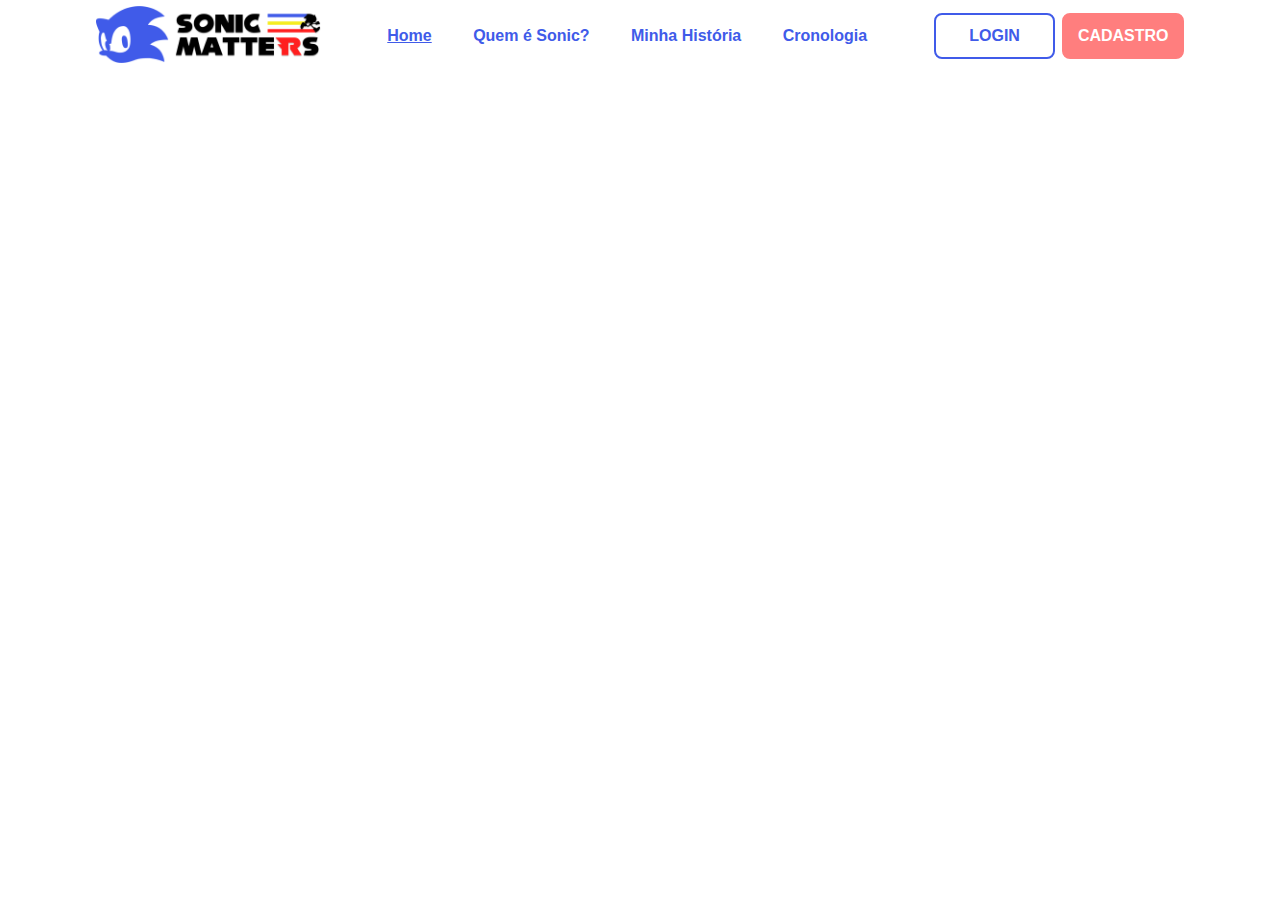
<file: site/index.html>
<!DOCTYPE html>
<html lang="pt-br">
<head>
    <meta charset="UTF-8">
    <meta http-equiv="X-UA-Compatible" content="IE=edge">
    <meta name="viewport" content="width=device-width, initial-scale=1.0">
    <title>Sonic Matter | Home</title>
    <link rel="stylesheet" href="css/style.css">
</head>
<body>
    <div class="header">
        <div class="container">
            <a href="index.html">
                <img src="assets/img/sonic_matters_logo.png" alt="Logo" class="navbar-logo">
            </a>
            <div class="navbar">
                <a href="index.html" id="navbar-current">Home</a>
                <a href="#">Quem é Sonic?</a>
                <a href="#">Minha História</a>
                <a href="#">Cronologia</a>
            </div>
            <div class="navbar-auth">
                <a href="#" class="navbar-login">LOGIN</a>
                <a href="#" class="navbar-register">CADASTRO</a>
            </div>
        </div>
    </div>
</div>
</body>
</html>
</file>
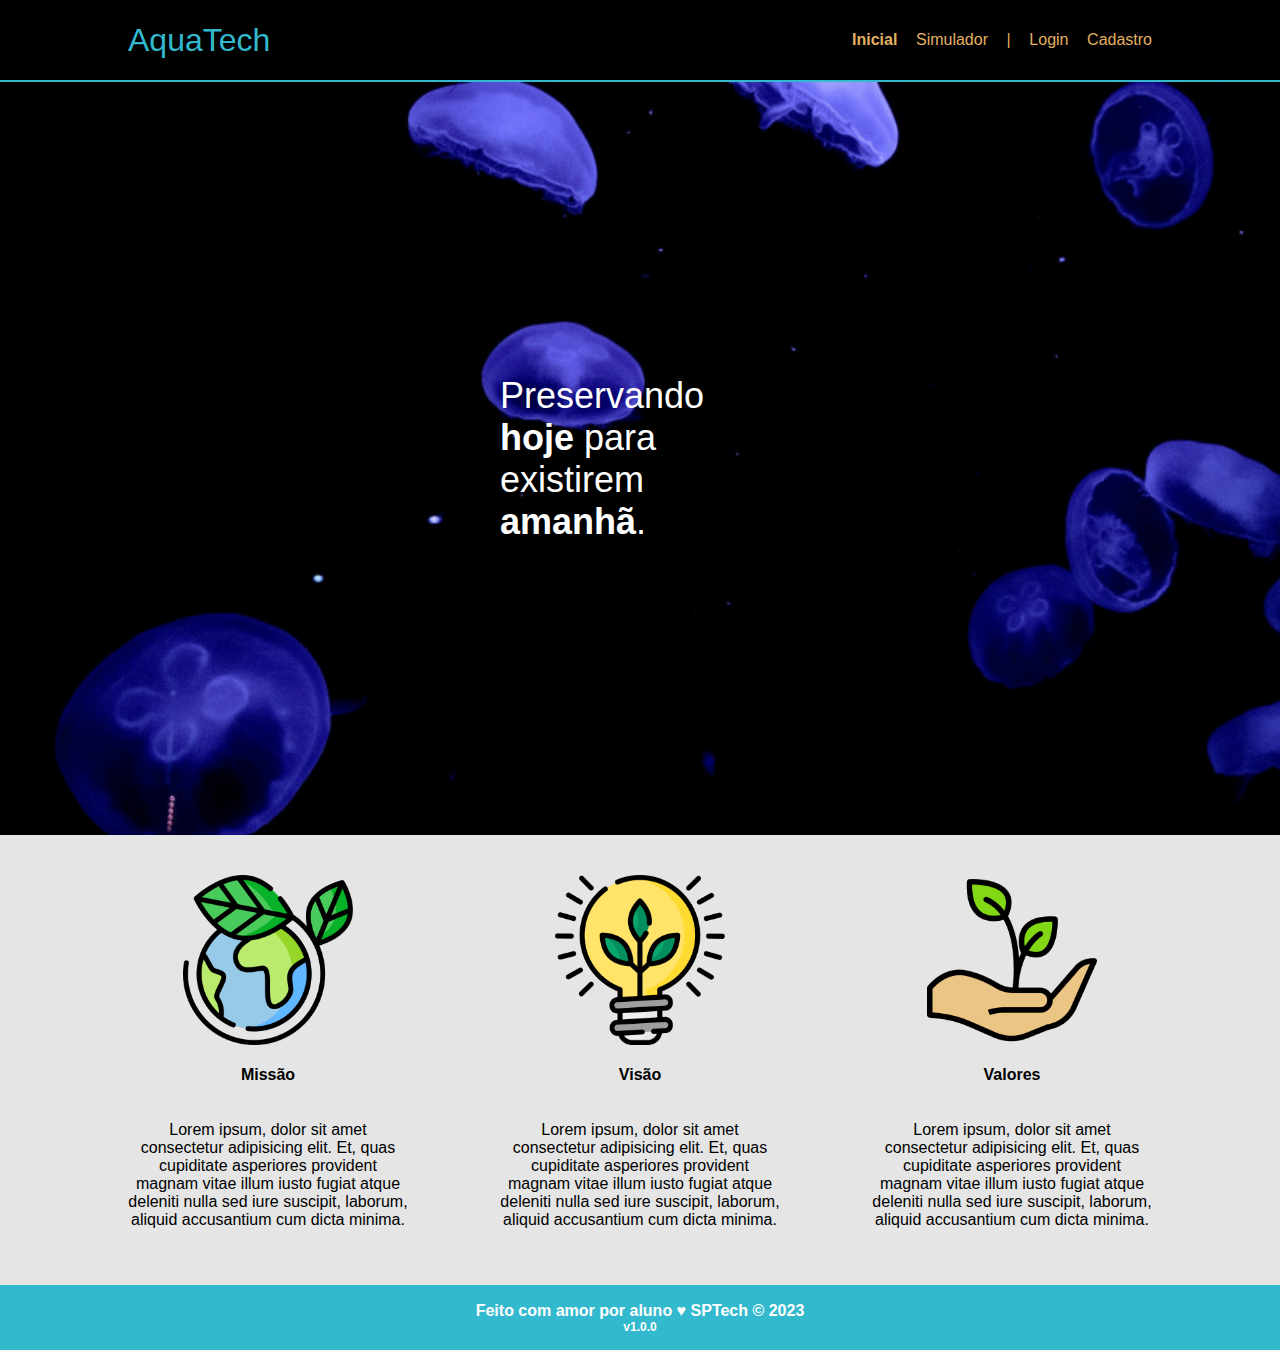
<file: api/web-data-viz/site/public/index.html>
<!DOCTYPE html>
<html lang="en">

<head>
    <meta charset="UTF-8">
    <meta http-equiv="X-UA-Compatible" content="IE=edge">
    <meta name="viewport" content="width=device-width, initial-scale=1.0">

    <title>AquaTech | Página Inicial</title>

    <script src="./js/funcoes.js"></script>

    <link rel="icon" href="./assets/icon/favicon2.ico">
    <link rel="stylesheet" href="./css/estilo.css">
    <link rel="preconnect" href="https://fonts.gstatic.com">
    <!-- <link
        href="https://fonts.googleapis.com/css2?family=Exo+2:ital,wght@0,100;0,200;0,300;0,400;0,500;0,600;0,700;0,800;0,900;1,100;1,200;1,300;1,400;1,500;1,600;1,700;1,800;1,900&display=swap"
        rel="stylesheet"> -->
</head>

<body>
    <div class="header">
      <div class="container">
        <h1 class="titulo">AquaTech</h1>
        <ul class="navbar">
          <li class="agora">
            <a href="#">Inicial</a>
          </li>
          <li>
            <a href="simulador.html">Simulador</a>
          </li>
          <li>|</li>
          <li>
            <a href="login.html">Login</a>
          </li>
          <li>
            <a href="cadastro.html">Cadastro</a>
          </li>
        </ul>
      </div>
    </div>
  
    <div class="banner">
      <div class="container">
        <p>Preservando <span>hoje</span> para existirem <span>amanhã</span>.</p>
      </div>
    </div>
  
    <div class="social">
      <div class="container">
        <div class="boxes">
          <div class="box">
            <img src="assets/imgs/planet-earth_color.png">
            <h4>Missão</h4>
            <p>Lorem ipsum, dolor sit amet consectetur adipisicing elit. Et, quas cupiditate asperiores provident magnam
              vitae illum iusto fugiat atque deleniti nulla sed iure suscipit, laborum, aliquid accusantium cum dicta
              minima.</p>
          </div>
          <div class="box">
            <img src="assets/imgs/lightbulb_color.png">
            <h4>Visão</h4>
            <p>Lorem ipsum, dolor sit amet consectetur adipisicing elit. Et, quas cupiditate asperiores provident magnam
              vitae illum iusto fugiat atque deleniti nulla sed iure suscipit, laborum, aliquid accusantium cum dicta
              minima.</p>
          </div>
          <div class="box">
            <img src="assets/imgs/growth_color.png">
            <h4>Valores</h4>
            <p>Lorem ipsum, dolor sit amet consectetur adipisicing elit. Et, quas cupiditate asperiores provident magnam
              vitae illum iusto fugiat atque deleniti nulla sed iure suscipit, laborum, aliquid accusantium cum dicta
              minima.</p>
          </div>
        </div>
      </div>
    </div>
  
    <div class="footer">
      <div class="container">
        <h4>Feito com amor por aluno &hearts; SPTech &copy; 2023</h4>
        <span class="version">v1.0.0</span>
      </div>
    </div>
  </body>

</html>
</file>
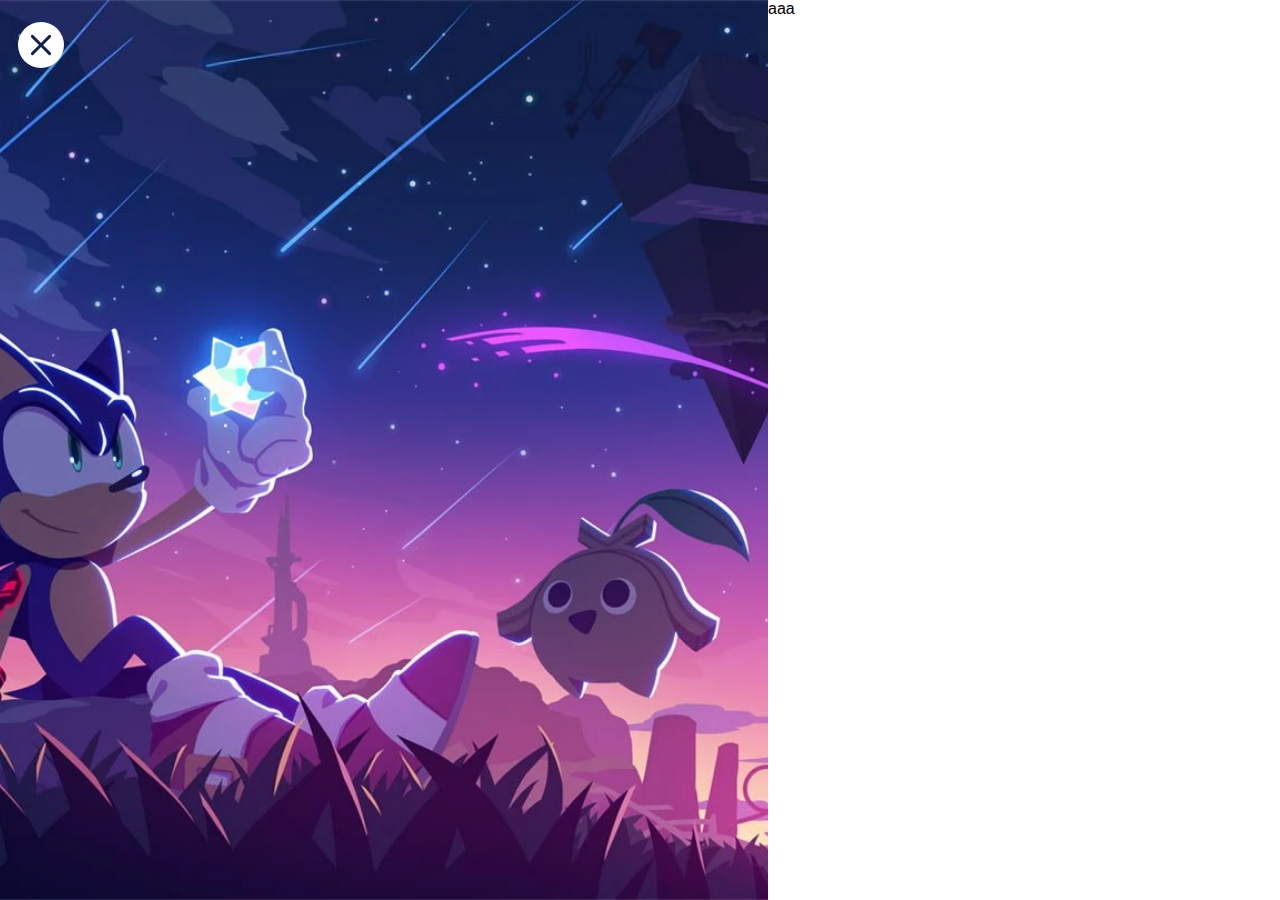
<file: cadastro.html>
<!DOCTYPE html>
<html lang="en">
<head>
    <meta charset="UTF-8">
    <meta http-equiv="X-UA-Compatible" content="IE=edge">
    <meta name="viewport" content="width=device-width, initial-scale=1.0">
    <title>Cadastro | Sonic Matters</title>
    <link rel="stylesheet" href="css/style.css">
    <link rel="shortcut icon" href="assets/img/sonic_icon.png" type="image/x-icon">
</head>
<body>
    <div class="register">
        <div class="form-image">
            <a href="index.html">
                <img src="assets/svg/close-form.svg" alt="Voltar" class="close-form">
            </a>
        </div>
        <div class="form">
            aaa
        </div>
    </div>
</body>
</html>
</file>
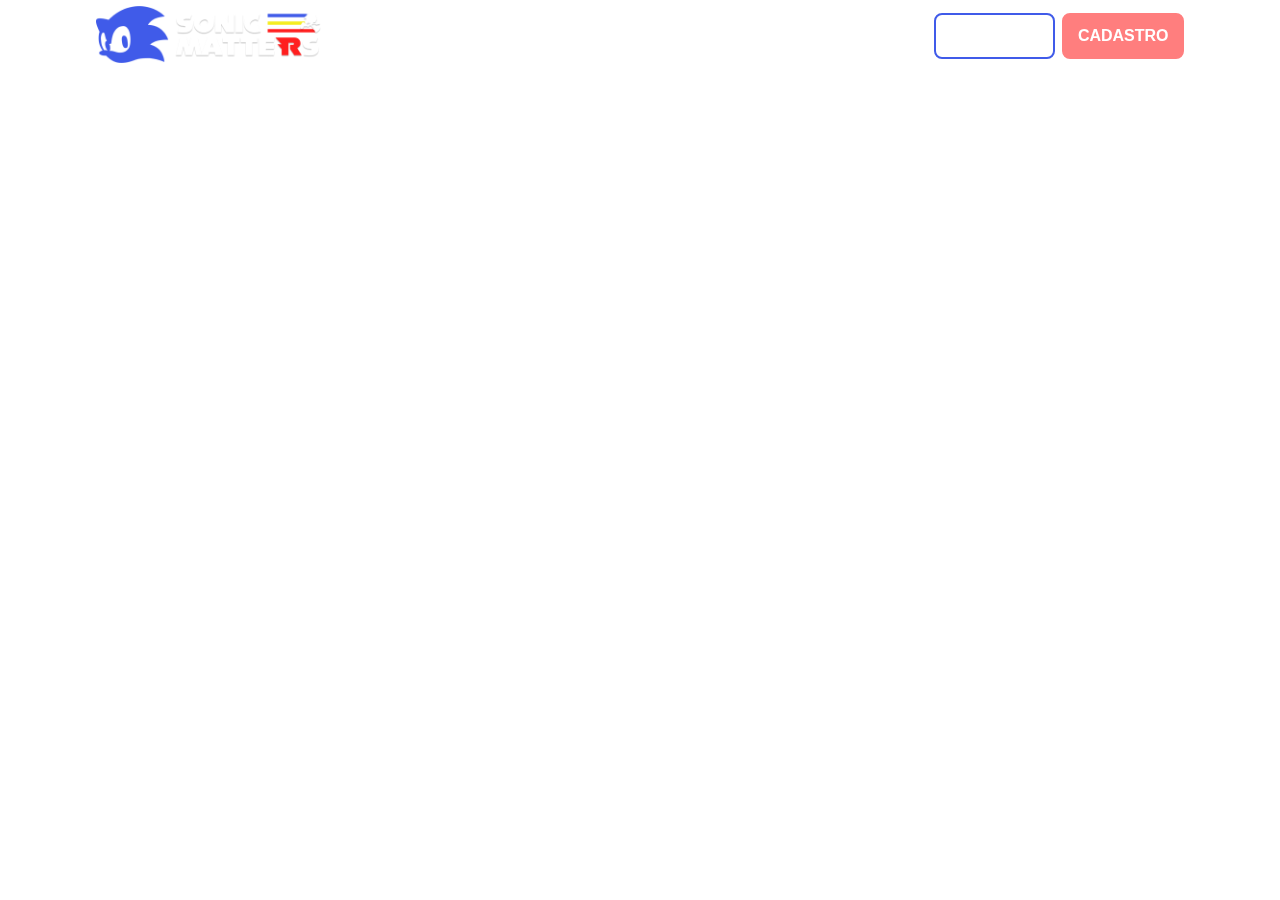
<file: minha_historia.html>
<!DOCTYPE html>
<html lang="en">
<head>
    <meta charset="UTF-8">
    <meta http-equiv="X-UA-Compatible" content="IE=edge">
    <meta name="viewport" content="width=device-width, initial-scale=1.0">
    <title>Minha História | Sonic Matters</title>
    <link rel="stylesheet" href="css/style.css">
    <link rel="shortcut icon" href="assets/img/sonic_icon.png" type="image/x-icon">
</head>
<body>
    <div class="header">
        <div class="container">
            <a href="index.html">
                <img src="assets/img/sonic_matters_logo_white_text_eyes.png" alt="Logo" class="navbar-logo">
            </a>
            <div class="navbar">
                <a href="index.html">Home</a>
                <a href="quem_e_sonic.html">Quem é Sonic?</a>
                <a href="minha_historia.html" id="navbar-current">Minha História</a>
                <a href="#">Cronologia</a>
            </div>
            <div class="navbar-auth">
                <a href="#" class="navbar-login">LOGIN</a>
                <a href="#" class="navbar-register">CADASTRO</a>
            </div>
        </div>
    </div>
</body>
</html>
</file>
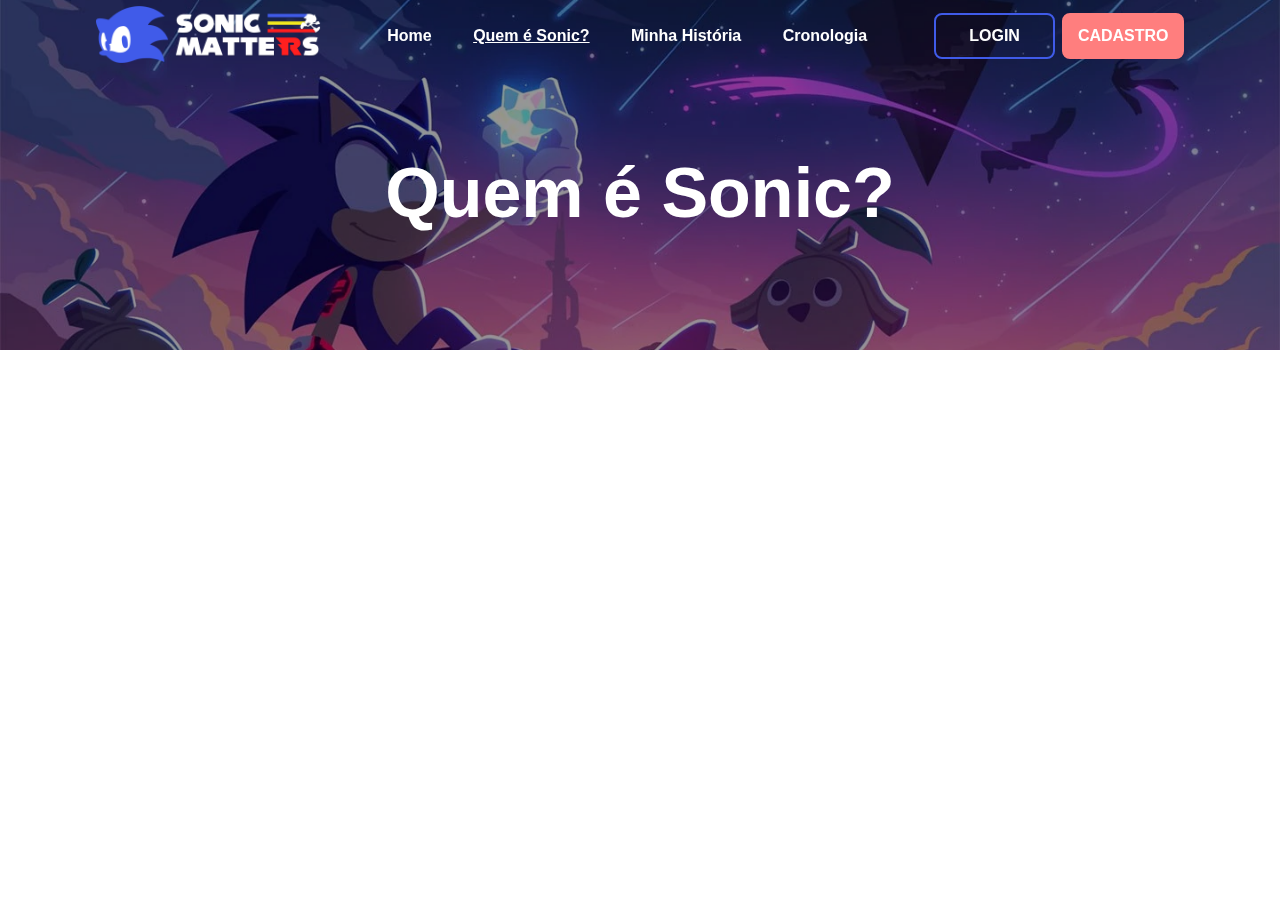
<file: quem_e_sonic.html>
<!DOCTYPE html>
<html lang="en">
<head>
    <meta charset="UTF-8">
    <meta http-equiv="X-UA-Compatible" content="IE=edge">
    <meta name="viewport" content="width=device-width, initial-scale=1.0">
    <title>Quem é Sonic? | Sonic Matters</title>
    <link rel="stylesheet" href="css/style.css">
    <link rel="shortcut icon" href="assets/img/sonic_icon.png" type="image/x-icon">
</head>
<body>
    <div class="header">
        <div class="container">
            <a href="index.html">
                <img src="assets/img/sonic_matters_logo_white_text_eyes.png" alt="Logo" class="navbar-logo">
            </a>
            <div class="navbar">
                <a href="index.html">Home</a>
                <a href="quem_e_sonic.html" id="navbar-current">Quem é Sonic?</a>
                <a href="minha_historia.html">Minha História</a>
                <a href="#">Cronologia</a>
            </div>
            <div class="navbar-auth">
                <a href="#" class="navbar-login">LOGIN</a>
                <a href="cadastro.html" class="navbar-register">CADASTRO</a>
            </div>
        </div>
    </div>

    <div class="banner">
        <div class="container">
            <span class="banner_text">
                Quem é Sonic?
            </span>
        </div>
    </div>
</body>
</html>
</file>
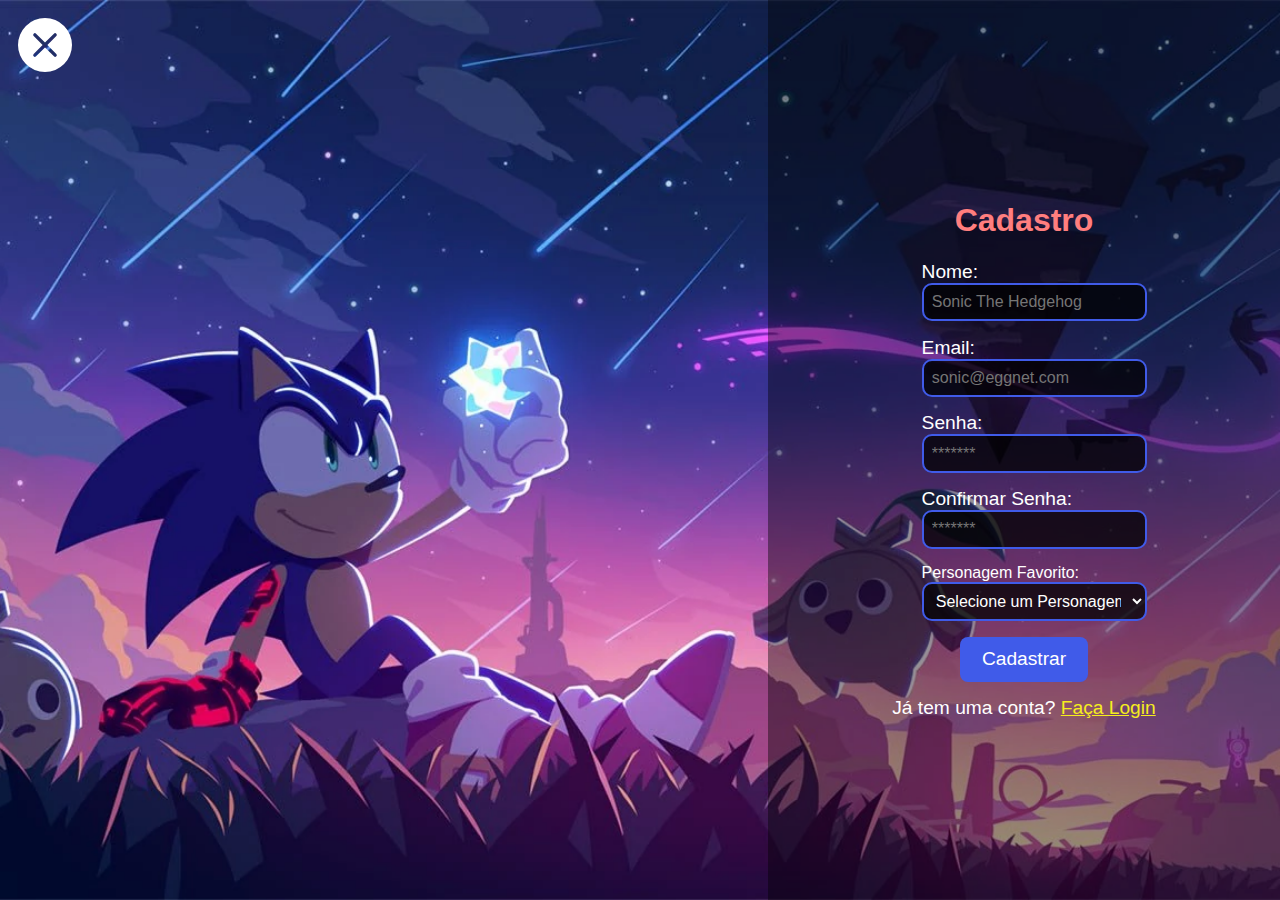
<file: site/public/cadastro.html>
<!DOCTYPE html>
<html lang="pt-br">
<head>
    <meta charset="UTF-8">
    <meta http-equiv="X-UA-Compatible" content="IE=edge">
    <meta name="viewport" content="width=device-width, initial-scale=1.0">
    <title>Cadastro | Sonic Matters</title>
    <script src="js/funcoes.js"></script>
    <link rel="stylesheet" href="css/style.css">
    <link rel="shortcut icon" href="assets/img/sonic_icon.png" type="image/x-icon">
</head>
<body>
    <div class="register">
        <div class="form-image">
            <a href="index.html">
                <img src="assets/svg/close-form.svg" alt="Voltar" class="close-form">
            </a>
        </div>
        <div class="form">
            <div class="alerta_erro">
                <div class="card_erro" id="cardErro">
                    <span id="mensagem_erro"></span>
                </div>
            </div>
            <h1>
                Cadastro
            </h1>
            <div class="form_input">
                <span>Nome:</span> <input id="input_nome" placeholder="Sonic The Hedgehog"> 
            </div>
            <div class="form_input">
                <span>Email:</span> <input id="input_email" placeholder="sonic@eggnet.com"> 
            </div>
            <div class="form_input">
                <span>Senha:</span> <input id="input_senha" placeholder="*******"> 
            </div>
            <div class="form_input">
                <span>Confirmar Senha:</span> <input id="input_confirmar_senha" type="password" placeholder="*******"> 
            </div>
            <div class="form_input">
                Personagem Favorito: 
                <select name="personagens" id="select_personagem"> 
                    <option value="" disabled selected>Selecione um Personagem:</option>
                    <option value="Sonic">Sonic</option>
                    <option value="Tails">Tails</option>
                    <option value="Knuckles">Knuckles</option>
                    <option value="Amy">Amy</option>
                    <option value="Cream">Cream</option>
                    <option value="Big">Big</option>
                    <option value="Shadow">Shadow</option>
                    <option value="Rouge">Rouge</option>
                    <option value="Omega">Omega</option>
                    <option value="Silver">Silver</option>
                    <option value="Blaze">Blaze</option>
                    <option value="Vector">Vector</option>
                    <option value="Sticks">Sticks</option>
                    <option value="Dr. Eggman">Dr. Eggman</option>
                    <option value="Metal Sonic">Metal Sonic</option>
                </select>
            </div>
            <a class="button-submit" onclick="cadastrar()">Cadastrar</a>
            <div class="link_auth">
                Já tem uma conta? <a href="login.html">Faça Login</a>
            </div>
            <div id="div_aguardar" class="loading-div">
                <img src="assets/circle-loading.gif" id="loading-gif">
            </div>
            <div id="div_erros_login"></div>
        </div>
    </div>
</body>
</html>
<script>
     function cadastrar() {
        aguardar();

        //Recupere o valor da nova input pelo nome do id
        // Agora vá para o método fetch logo abaixo
        var nomeVar = input_nome.value;
        var emailVar = input_email.value;
        var senhaVar = input_senha.value;
        var confirmacaoSenhaVar = input_confirmar_senha.value;
        var personagensVar = select_personagem.value;

        if (nomeVar == "" || emailVar == "" || senhaVar == "" || confirmacaoSenhaVar == "") {
            cardErro.style.display = "block"
            mensagem_erro.innerHTML = "Preencha os campos ao lado!";

            finalizarAguardar();
            return false;
        } else if (senhaVar != confirmacaoSenhaVar) {
            cardErro.style.display = "block"
            mensagem_erro.innerHTML = "A Senha e a Confirmação não são iguais!";

            finalizarAguardar();
            return false;
        } else {
            setInterval(sumirMensagem, 5000)
        }

        // Enviando o valor da nova input
        fetch("/usuarios/cadastrar", {
            method: "POST",
            headers: {
                "Content-Type": "application/json"
            },
            body: JSON.stringify({
                // crie um atributo que recebe o valor recuperado aqui
                // Agora vá para o arquivo routes/usuario.js
                nomeServer: nomeVar,
                emailServer: emailVar,
                senhaServer: senhaVar,
                personagemServer: personagensVar
            })
        }).then(function (resposta) {

            console.log("resposta: ", resposta);

            if (resposta.ok) {
                cardErro.style.display = "block";

                mensagem_erro.innerHTML = "Cadastro realizado com sucesso! Redirecionando para tela de Login...";

                setTimeout(() => {
                    window.location = "login.html";
                }, "2000")

                limparFormulario();
                finalizarAguardar();
            } else {
                throw ("Houve um erro ao tentar realizar o cadastro!");
            }
        }).catch(function (resposta) {
            console.log(`#ERRO: ${resposta}`);
            finalizarAguardar();
        });

        return false;
    }

    function sumirMensagem() {
        cardErro.style.display = "none"
    }

</script>
</file>
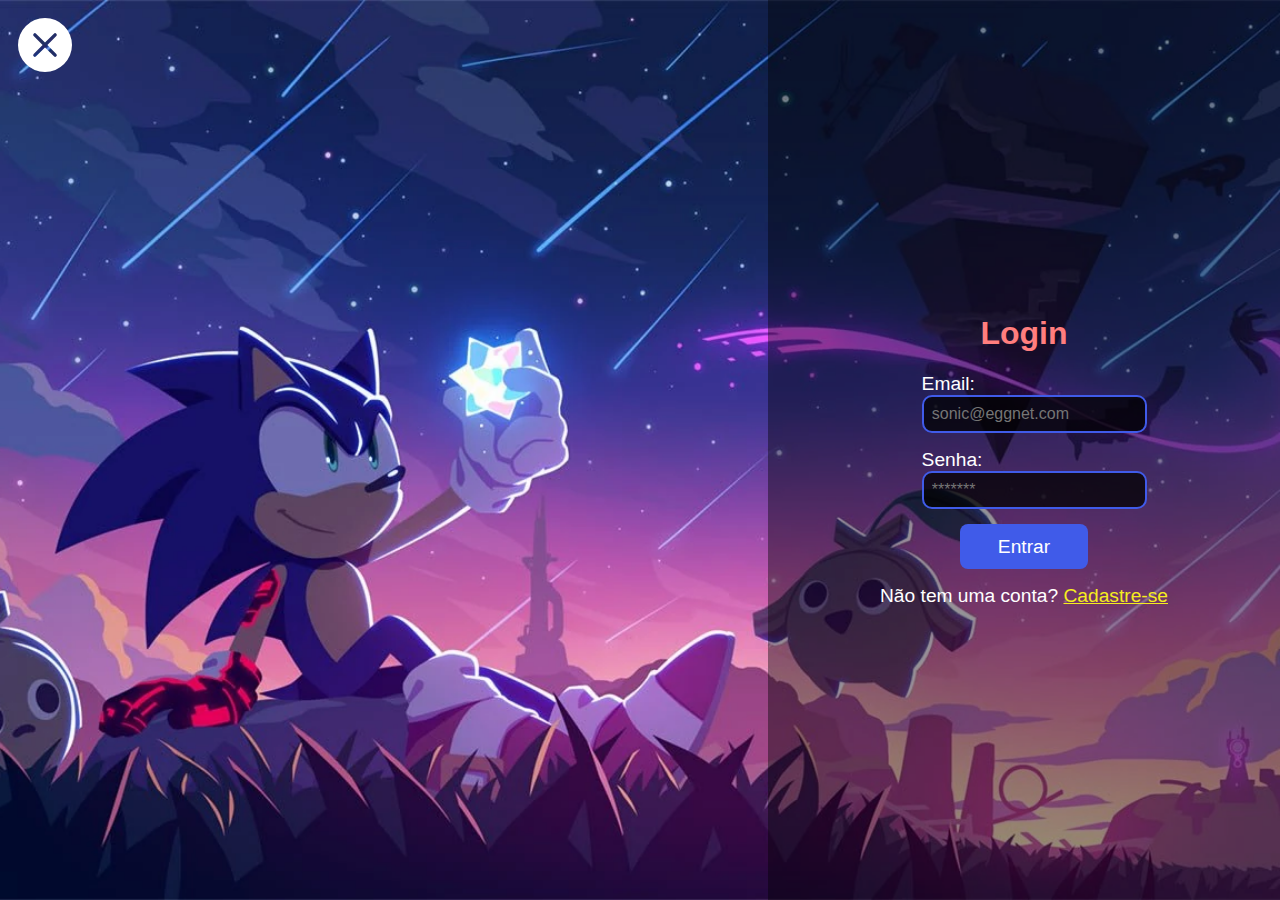
<file: site/public/login.html>
<!DOCTYPE html>
<html lang="pt-br">
<head>
    <meta charset="UTF-8">
    <meta http-equiv="X-UA-Compatible" content="IE=edge">
    <meta name="viewport" content="width=device-width, initial-scale=1.0">
    <title>Login | Sonic Matters</title>
    <script src="js/funcoes.js"></script>
    <link rel="stylesheet" href="css/style.css">
    <link rel="shortcut icon" href="assets/img/sonic_icon.png" type="image/x-icon">
</head>
<body>
    <div class="register">
        <div class="form-image">
            <a href="index.html">
                <img src="assets/svg/close-form.svg" alt="Voltar" class="close-form">
            </a>
        </div>
        <div class="form">
            <div class="alerta_erro">
                <div class="card_erro" id="cardErro">
                    <span id="mensagem_erro"></span>
                </div>
            </div>
            <h1>
                Login
            </h1>
            <div class="form_input">
                <span>Email: </span> <input id="input_email" placeholder="sonic@eggnet.com"> 
            </div>
            <div class="form_input">
                <span>Senha: </span> <input id="input_senha" type="password" placeholder="*******"> 
            </div>
            <a class="button-submit" onclick="entrar()">Entrar</a>
            <div class="link_auth">
                Não tem uma conta? <a href="cadastro.html">Cadastre-se</a>
            </div>
            <div id="div_aguardar" class="loading-div">
                <img src="assets/circle-loading.gif" id="loading-gif">
            </div>
            <div id="div_erros_login"></div>
        </div>
    </div>
</body>
</html>
<script>
     function entrar() {
        aguardar();

        var emailVar = input_email.value;
        var senhaVar = input_senha.value;

        if (emailVar == "" || senhaVar == "") {
            cardErro.style.display = "block"
            mensagem_erro.innerHTML = "Preencha os campos ao lado!";
            finalizarAguardar();
            return false;
        }
        else {
            setInterval(sumirMensagem, 5000)
        }

        console.log("FORM LOGIN: ", emailVar);
        console.log("FORM SENHA: ", senhaVar);

        fetch("/usuarios/autenticar", {
            method: "POST",
            headers: {
                "Content-Type": "application/json"
            },
            body: JSON.stringify({
                emailServer: emailVar,
                senhaServer: senhaVar
            })
        }).then(function (resposta) {
            console.log("ESTOU NO THEN DO entrar()!")

            if (resposta.ok) {
                console.log(resposta);

                resposta.json().then(json => {
                    console.log(json);
                    console.log(JSON.stringify(json));

                    sessionStorage.EMAIL_USUARIO = json.email;
                    sessionStorage.NOME_USUARIO = json.nome;
                    sessionStorage.PERSONAGEM_USUARIO = json.personagemFavorito;
                    sessionStorage.ID_USUARIO = json.idUsuario;

                    setTimeout(function () {
                        window.location = "user/bem_vindo.html";
                    }, 1000); // apenas para exibir o loading

                });

            } else {

                console.log("Houve um erro ao tentar realizar o login!");

                resposta.text().then(texto => {
                    console.error(texto);
                    finalizarAguardar(texto);
                });
            }

        }).catch(function (erro) {
            console.log(erro);
        })

        return false;
    }

    function sumirMensagem() {
        cardErro.style.display = "none"
    }

</script>
</file>
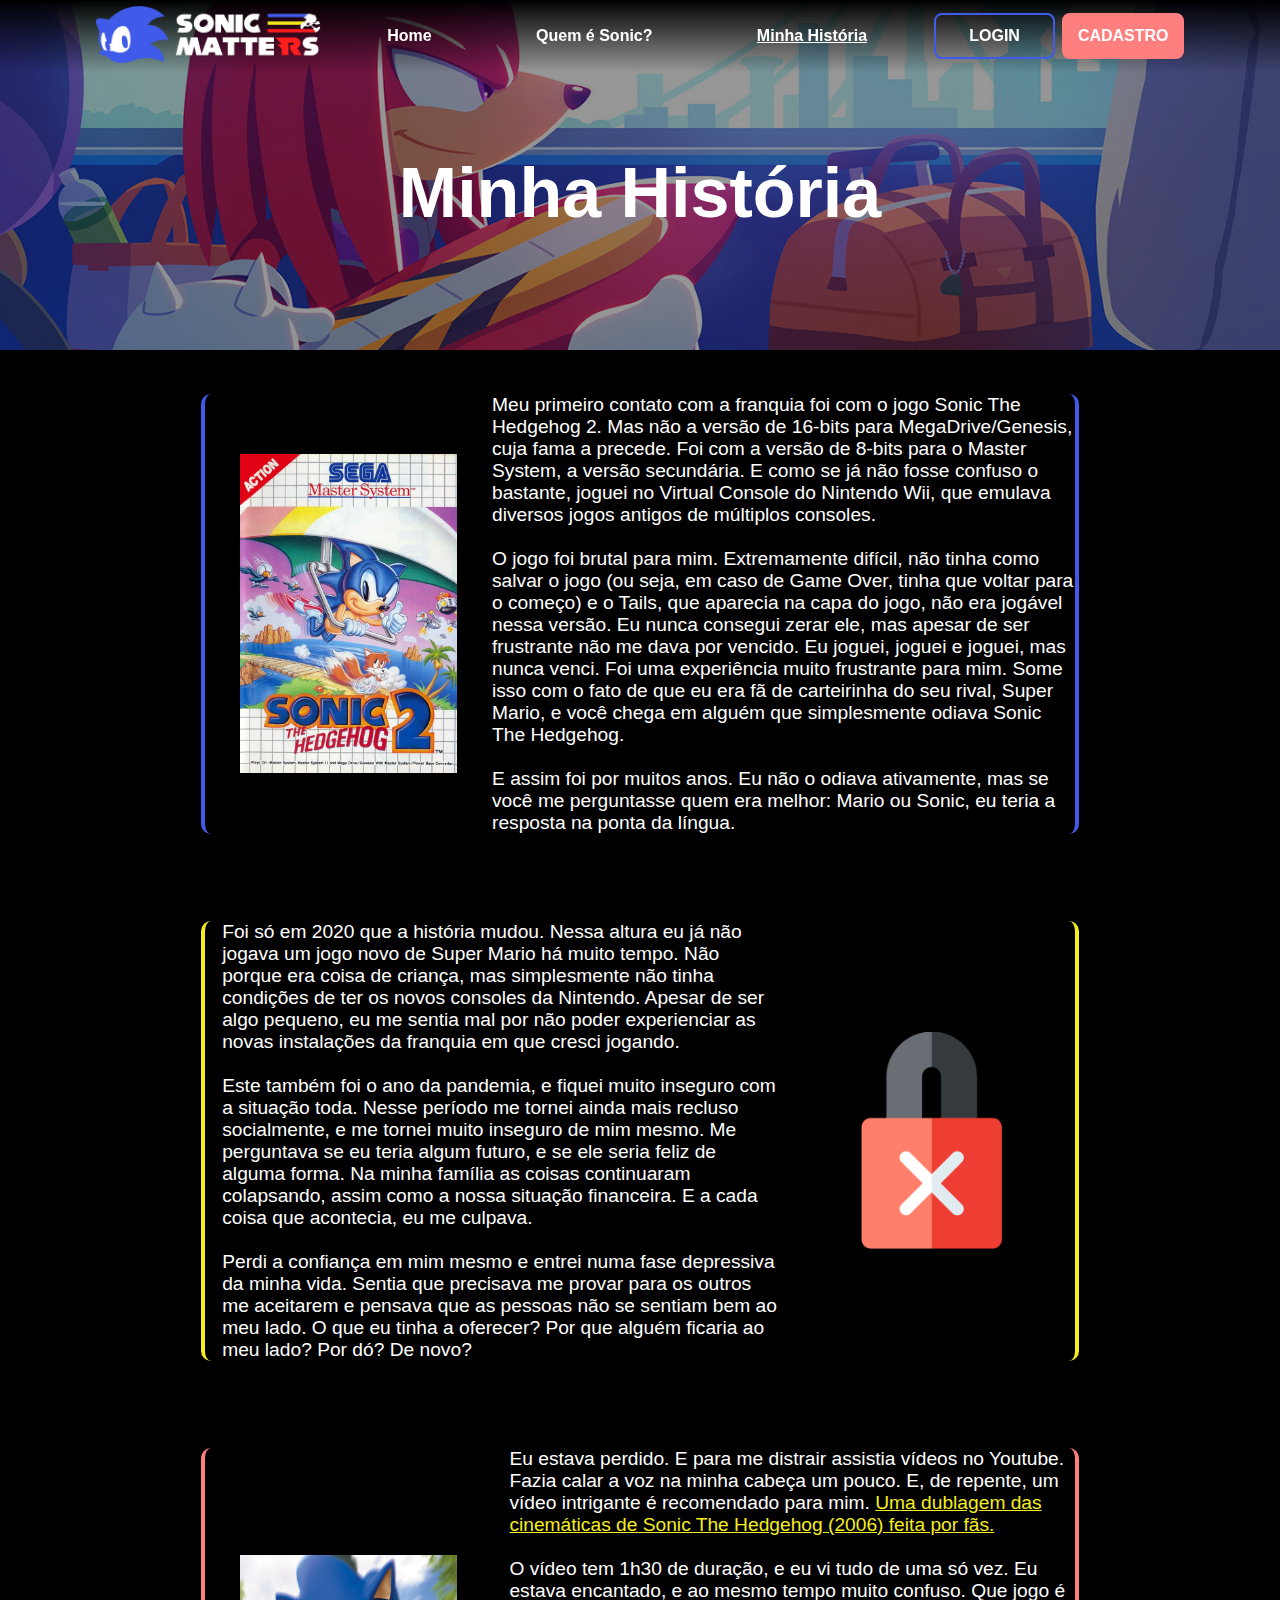
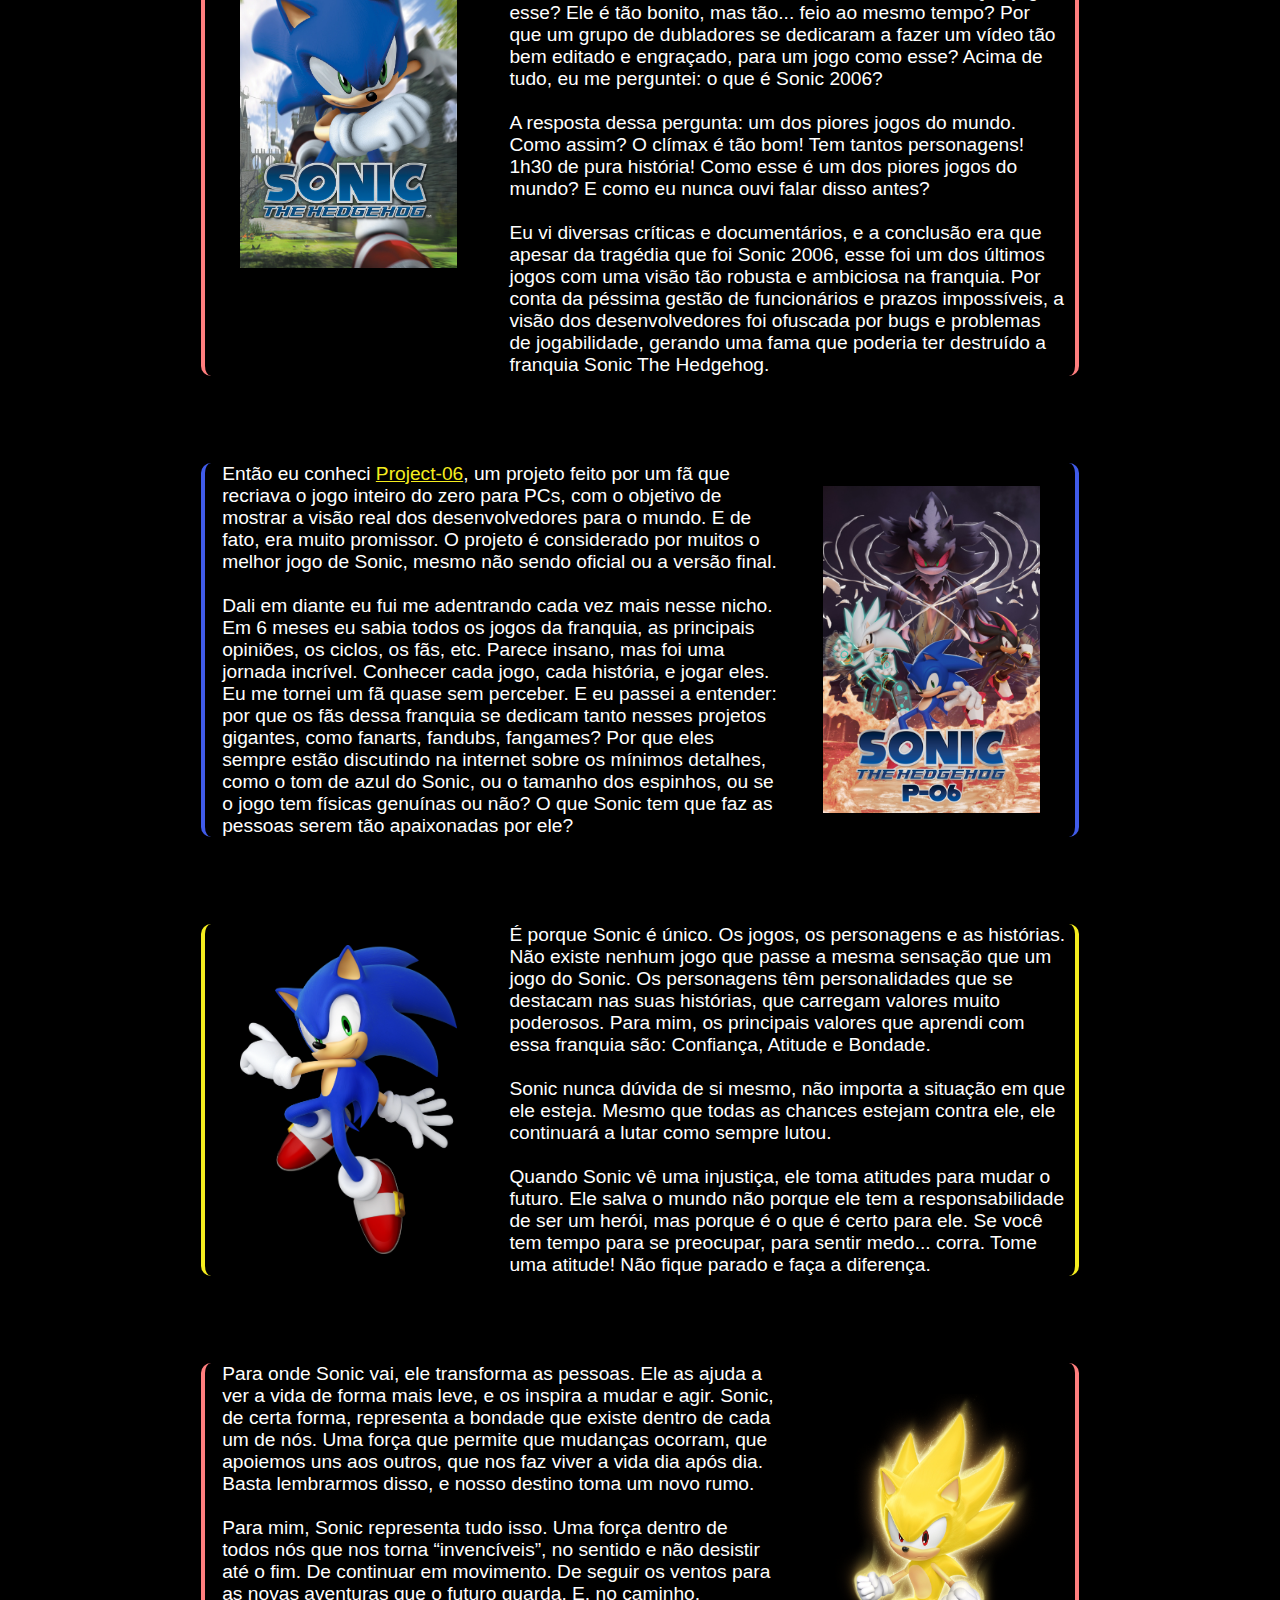
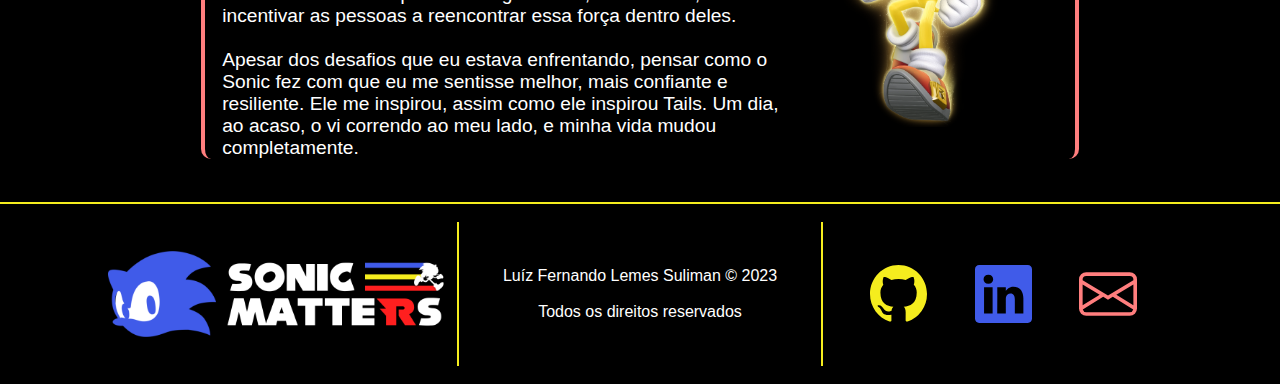
<file: site/public/minha_historia.html>
<!DOCTYPE html>
<html lang="pt-br">
<head>
    <meta charset="UTF-8">
    <meta http-equiv="X-UA-Compatible" content="IE=edge">
    <meta name="viewport" content="width=device-width, initial-scale=1.0">
    <title>Minha História | Sonic Matters</title>
    <link rel="stylesheet" href="css/style.css">
    <link rel="shortcut icon" href="assets/img/sonic_icon.png" type="image/x-icon">
</head>
<body>
    <div class="header darker">
        <div class="container">
            <a href="index.html">
                <img src="assets/img/sonic_matters_logo_white_text_eyes.png" alt="Logo" class="navbar-logo">
            </a>
            <div class="navbar">
                <a href="index.html">Home</a>
                <a href="quem_e_sonic.html">Quem é Sonic?</a>
                <a href="minha_historia.html" id="navbar-current">Minha História</a>
            </div>
            <div class="navbar-auth">
                <a href="login.html" class="navbar-login">LOGIN</a>
                <a href="cadastro.html" class="navbar-register">CADASTRO</a>
            </div>
        </div>
    </div>

    <div class="banner2">
        <div class="container">
            <span class="banner_text">
                Minha História
            </span>
        </div>
    </div>

    <div class="body">
        <div class="container">
            <div class="body-section blue-border">
                <img src="assets/img/sonic2-ms.jpg" alt="Sonic 2, para o Master System">
                Meu primeiro contato com a franquia foi com o jogo Sonic The Hedgehog 2. Mas não a versão de 16-bits para MegaDrive/Genesis, cuja fama a precede. Foi com a versão de 8-bits para o Master System, a versão secundária. E como se já não fosse confuso o bastante, joguei no Virtual Console do Nintendo Wii, que emulava diversos jogos antigos de múltiplos consoles. 
                <br><br>
                O jogo foi brutal para mim. Extremamente difícil, não tinha como salvar o jogo (ou seja, em caso de Game Over, tinha que voltar para o começo) e o Tails, que aparecia na capa do jogo, não era jogável nessa versão. Eu nunca consegui zerar ele, mas apesar de ser frustrante não me dava por vencido. Eu joguei, joguei e joguei, mas nunca venci. Foi uma experiência muito frustrante para mim. Some isso com o fato de que eu era fã de carteirinha do seu rival, Super Mario, e você chega em alguém que simplesmente odiava Sonic The Hedgehog. 
                <br><br>
                E assim foi por muitos anos. Eu não o odiava ativamente, mas se você me perguntasse quem era melhor: Mario ou Sonic, eu teria a resposta na ponta da língua. 
            </div>

            <div class="body-section yellow-border">
                <span>
                    Foi só em 2020 que a história mudou. Nessa altura eu já não jogava um jogo novo de Super Mario há muito tempo. Não porque era coisa de criança, mas simplesmente não tinha condições de ter os novos consoles da Nintendo. Apesar de ser algo pequeno, eu me sentia mal por não poder experienciar as novas instalações da franquia em que cresci jogando.  
                    <br><br>
                    Este também foi o ano da pandemia, e fiquei muito inseguro com a situação toda. Nesse período me tornei ainda mais recluso socialmente, e me tornei muito inseguro de mim mesmo. Me perguntava se eu teria algum futuro, e se ele seria feliz de alguma forma. Na minha família as coisas continuaram colapsando, assim como a nossa situação financeira. E a cada coisa que acontecia, eu me culpava. 
                    <br><br>
                    Perdi a confiança em mim mesmo e entrei numa fase depressiva da minha vida. Sentia que precisava me provar para os outros me aceitarem e pensava que as pessoas não se sentiam bem ao meu lado. O que eu tinha a oferecer? Por que alguém ficaria ao meu lado? Por dó? De novo? 
                </span>
                <img src="assets/img/lock-insecurities.png" alt="Lockdown">
            </div>
    
            <div class="body-section red-border">
                <img src="assets/img/sonic06.jpg" alt="Sonic 2006 Cover">
                <span>
                    Eu estava perdido. E para me distrair assistia vídeos no Youtube. Fazia calar a voz na minha cabeça um pouco. E, de repente, um vídeo intrigante é recomendado para mim. <a class="text-link" target="_blank" href="https://www.youtube.com/watch?v=NGe79n-jcHk">Uma dublagem das cinemáticas de Sonic The Hedgehog (2006) feita por fãs.</a>
                    <br><br>
                    O vídeo tem 1h30 de duração, e eu vi tudo de uma só vez. Eu estava encantado, e ao mesmo tempo muito confuso. Que jogo é esse? Ele é tão bonito, mas tão... feio ao mesmo tempo? Por que um grupo de dubladores se dedicaram a fazer um vídeo tão bem editado e engraçado, para um jogo como esse? Acima de tudo, eu me perguntei: o que é Sonic 2006? 
                    <br><br>
                    A resposta dessa pergunta: um dos piores jogos do mundo. Como assim? O clímax é tão bom! Tem tantos personagens! 1h30 de pura história! Como esse é um dos piores jogos do mundo? E como eu nunca ouvi falar disso antes?
                    <br><br>
                    Eu vi diversas críticas e documentários, e a conclusão era que apesar da tragédia que foi Sonic 2006, esse foi um dos últimos jogos com uma visão tão robusta e ambiciosa na franquia. Por conta da péssima gestão de funcionários e prazos impossíveis, a visão dos desenvolvedores foi ofuscada por bugs e problemas de jogabilidade, gerando uma fama que poderia ter destruído a franquia Sonic The Hedgehog. 
                </span>
            </div>
    
            <div class="body-section blue-border">
                <span>
                    Então eu conheci <a href="https://www.youtube.com/watch?v=SCD5aQLlCD4" target="_blank" class="text-link">Project-06</a>, um projeto feito por um fã que recriava o jogo inteiro do zero para PCs, com o objetivo de mostrar a visão real dos desenvolvedores para o mundo. E de fato, era muito promissor. O projeto é considerado por muitos o melhor jogo de Sonic, mesmo não sendo oficial ou a versão final. 
                    <br><br>
                    Dali em diante eu fui me adentrando cada vez mais nesse nicho. Em 6 meses eu sabia todos os jogos da franquia, as principais opiniões, os ciclos, os fãs, etc. Parece insano, mas foi uma jornada incrível. Conhecer cada jogo, cada história, e jogar eles. Eu me tornei um fã quase sem perceber. E eu passei a entender: por que os fãs dessa franquia se dedicam tanto nesses projetos gigantes, como fanarts, fandubs, fangames? Por que eles sempre estão discutindo na internet sobre os mínimos detalhes, como o tom de azul do Sonic, ou o tamanho dos espinhos, ou se o jogo tem físicas genuínas ou não? O que Sonic tem que faz as pessoas serem tão apaixonadas por ele? 
                </span>
                <img src="assets/img/p06.png" alt="Project 06 Cover, por noobiepassionate">
            </div>
            
            <div class="body-section yellow-border">
                <img src="assets/img/modern_sonic.png" alt="Sonic Moderno">
                <span>
                    É porque Sonic é único. Os jogos, os personagens e as histórias. Não existe nenhum jogo que passe a mesma sensação que um jogo do Sonic. Os personagens têm personalidades que se destacam nas suas histórias, que carregam valores muito poderosos. Para mim, os principais valores que aprendi com essa franquia são: Confiança, Atitude e Bondade. 
                    <br><br>
                    Sonic nunca dúvida de si mesmo, não importa a situação em que ele esteja. Mesmo que todas as chances estejam contra ele, ele continuará a lutar como sempre lutou. 
                    <br><br>
                    Quando Sonic vê uma injustiça, ele toma atitudes para mudar o futuro. Ele salva o mundo não porque ele tem a responsabilidade de ser um herói, mas porque é o que é certo para ele. Se você tem tempo para se preocupar, para sentir medo... corra. Tome uma atitude! Não fique parado e faça a diferença. 
                </span>
            </div>

            <div class="body-section red-border">
                <span>
                    Para onde Sonic vai, ele transforma as pessoas. Ele as ajuda a ver a vida de forma mais leve, e os inspira a mudar e agir. Sonic, de certa forma, representa a bondade que existe dentro de cada um de nós. Uma força que permite que mudanças ocorram, que apoiemos uns aos outros, que nos faz viver a vida dia após dia.  Basta lembrarmos disso, e nosso destino toma um novo rumo. 
                    <br><br>
                    Para mim, Sonic representa tudo isso. Uma força dentro de todos nós que nos torna “invencíveis”, no sentido e não desistir até o fim. De continuar em movimento. De seguir os ventos para as novas aventuras que o futuro guarda. E, no caminho, incentivar as pessoas a reencontrar essa força dentro deles. 
                    <br><br>
                    Apesar dos desafios que eu estava enfrentando, pensar como o Sonic fez com que eu me sentisse melhor, mais confiante e resiliente. Ele me inspirou, assim como ele inspirou Tails. Um dia, ao acaso, o vi correndo ao meu lado, e minha vida mudou completamente. 
                </span>
                <img src="assets/img/super_sonic.webp" alt="Super Sonic">
            </div>
        </div>
    </div>
    <div class="footer top-border">
        <div class="container">
            <div class="footer-logo">
                <img src="../assets/img/sonic_matters_logo_white_text_eyes.png" alt="Sonic Matters">
            </div>
            <div class="footer-copyright">
                <span>Luíz Fernando Lemes Suliman © 2023</span>
                <br>
                <span>Todos os direitos reservados</span>
            </div>
            <div class="footer-social">
                <a href="https://github.com/LuizSuliman">
                    <img src="../assets/svg/footer_github_icon.svg" alt="GitHub">
                </a>
                <a href="https://www.linkedin.com/in/lu%C3%ADz-fernando-lemes-suliman-0a542b235/">
                    <img src="../assets/svg/footer_linkedin_icon.svg" alt="Linkedin">
                </a>
                <a href="mailto:luiz.suliman@sptech.school">
                    <img src="../assets/svg/footer_email_icon.svg" alt="E-mail">
                </a>
            </div>
        </div>
    </div>
</body>
</html>
</file>
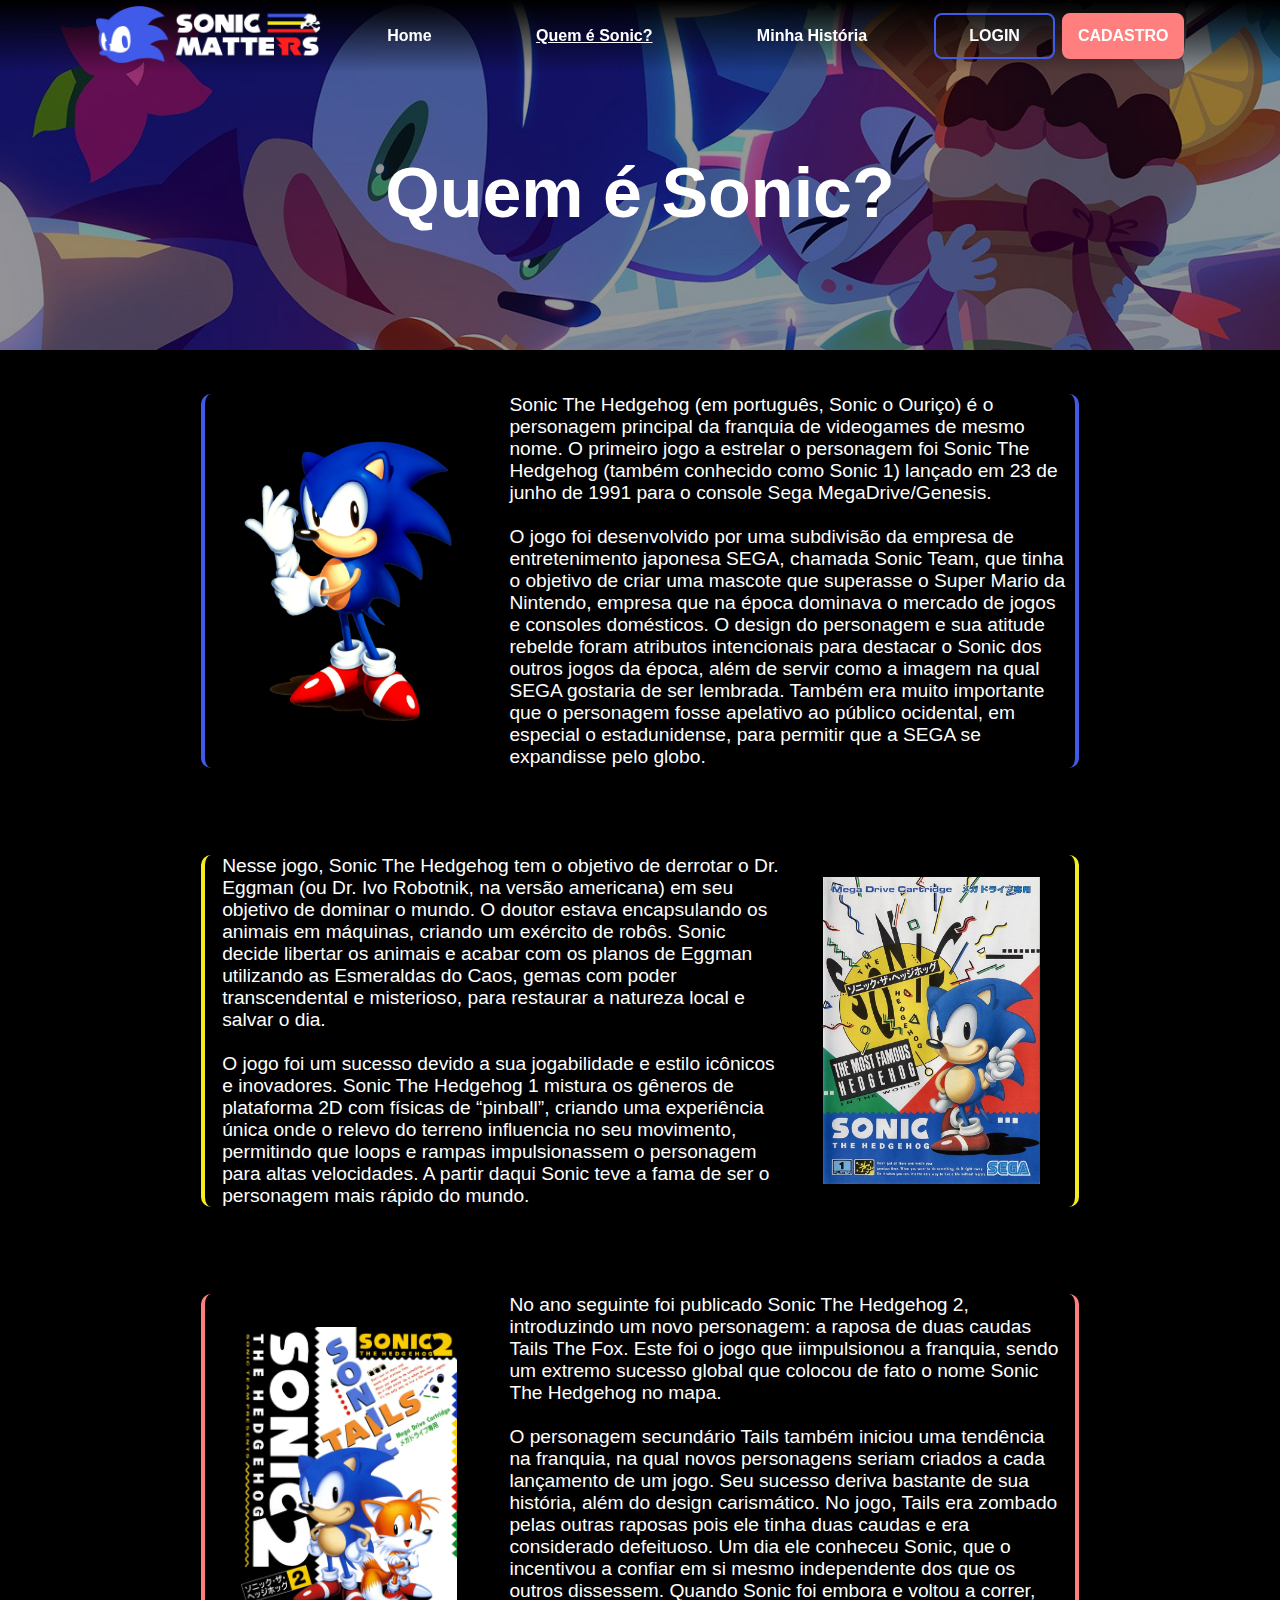
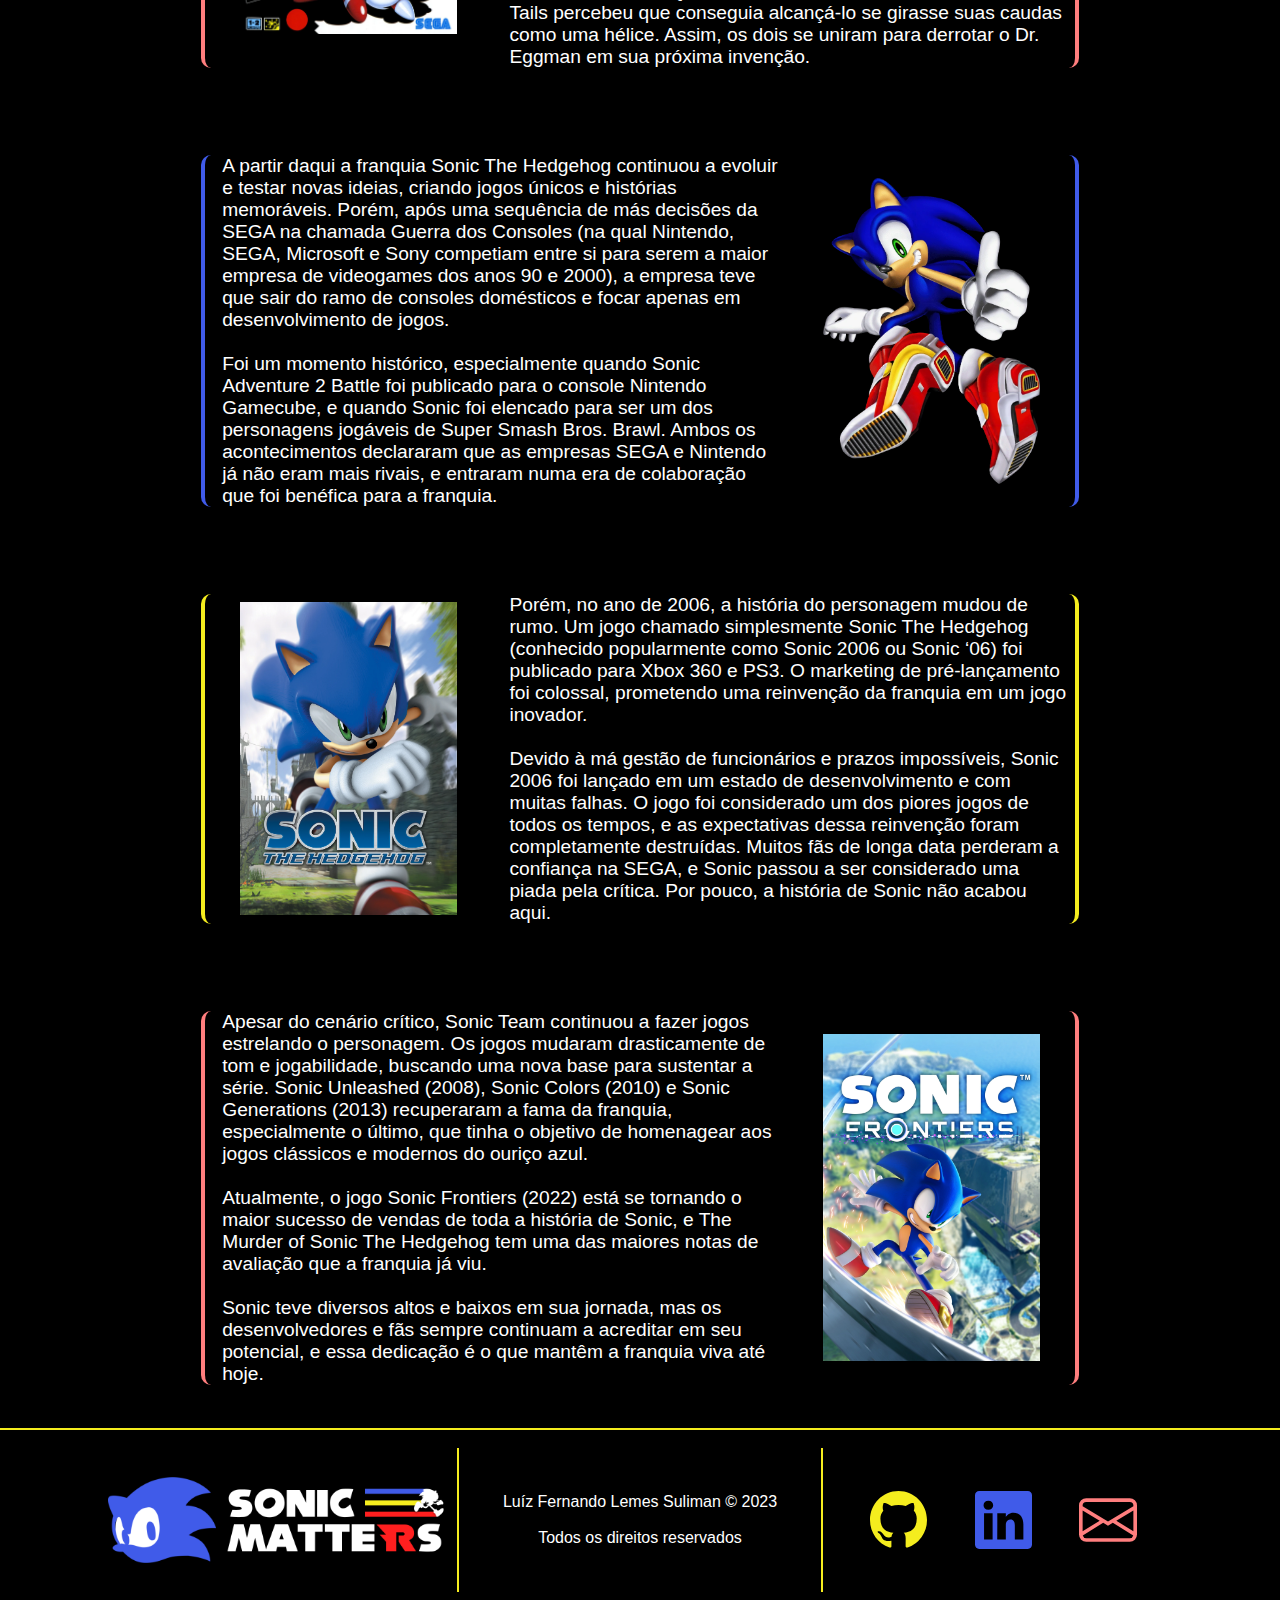
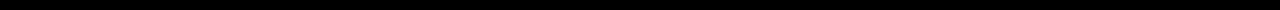
<file: site/public/quem_e_sonic.html>
<!DOCTYPE html>
<html lang="pt-br">
<head>
    <meta charset="UTF-8">
    <meta http-equiv="X-UA-Compatible" content="IE=edge">
    <meta name="viewport" content="width=device-width, initial-scale=1.0">
    <title>Quem é Sonic? | Sonic Matters</title>
    <link rel="stylesheet" href="css/style.css">
    <link rel="shortcut icon" href="assets/img/sonic_icon.png" type="image/x-icon">
</head>
<body>
    <div class="header darker">
        <div class="container">
            <a href="index.html">
                <img src="assets/img/sonic_matters_logo_white_text_eyes.png" alt="Logo" class="navbar-logo">
            </a>
            <div class="navbar">
                <a href="index.html">Home</a>
                <a href="quem_e_sonic.html" id="navbar-current">Quem é Sonic?</a>
                <a href="minha_historia.html">Minha História</a>
            </div>
            <div class="navbar-auth">
                <a href="login.html" class="navbar-login">LOGIN</a>
                <a href="cadastro.html" class="navbar-register">CADASTRO</a>
            </div>
        </div>
    </div>

    <div class="banner">
        <div class="container">
            <span class="banner_text">
                Quem é Sonic?
            </span>
        </div>
    </div>

    <div class="body">
        <div class="container">
            <div class="body-section blue-border">
                <img src="assets/img/classic_sonic.png" alt="Classic Sonic" class="left-img">
                <span>
                    Sonic The Hedgehog (em português, Sonic o Ouriço) é o personagem principal da franquia de videogames de mesmo nome. O primeiro jogo a estrelar o personagem foi Sonic The Hedgehog (também conhecido como Sonic 1) lançado em 23 de junho de 1991 para o console Sega MegaDrive/Genesis.  
                    <br><br>
                    O jogo foi desenvolvido por uma subdivisão da empresa de entretenimento japonesa SEGA, chamada Sonic Team, que tinha o objetivo de criar uma mascote que superasse o Super Mario da Nintendo, empresa que na época dominava o mercado de jogos e consoles domésticos. O design do personagem e sua atitude rebelde foram atributos intencionais para destacar o Sonic dos outros jogos da época, além de servir como a imagem na qual SEGA gostaria de ser lembrada. Também era muito importante que o personagem fosse apelativo ao público ocidental, em especial o estadunidense, para permitir que a SEGA se expandisse pelo globo. 
                </span>
            </div>
    
            <div class="body-section yellow-border">
                <span>
                    Nesse jogo, Sonic The Hedgehog tem o objetivo de derrotar o Dr. Eggman (ou Dr. Ivo Robotnik, na versão americana) em seu objetivo de dominar o mundo. O doutor estava encapsulando os animais em máquinas, criando um exército de robôs. Sonic decide libertar os animais e acabar com os planos de Eggman utilizando as Esmeraldas do Caos, gemas com poder transcendental e misterioso, para restaurar a natureza local e salvar o dia. 
                    <br><br>
                    O jogo foi um sucesso devido a sua jogabilidade e estilo icônicos e inovadores. Sonic The Hedgehog 1 mistura os gêneros de plataforma 2D com físicas de “pinball”, criando uma experiência única onde o relevo do terreno influencia no seu movimento, permitindo que loops e rampas impulsionassem o personagem para altas velocidades. A partir daqui Sonic teve a fama de ser o personagem mais rápido do mundo. 
                </span>
                <img src="assets/img/sonic1.jpg" alt="Sonic 1 Cover">
            </div>
    
            <div class="body-section red-border">
                <img src="assets/img/sonic2.jpg" alt="Sonic 2 Cover">
                <span>
                    No ano seguinte foi publicado Sonic The Hedgehog 2, introduzindo um novo personagem: a raposa de duas caudas Tails The Fox. Este foi o jogo que iimpulsionou a franquia, sendo um extremo sucesso global que colocou de fato o nome Sonic The Hedgehog no mapa.
                    <br><br> 
                    O personagem secundário Tails também iniciou uma tendência na franquia, na qual novos personagens seriam criados a cada lançamento de um jogo. Seu sucesso deriva bastante de sua história, além do design carismático. No jogo, Tails era zombado pelas outras raposas pois ele tinha duas caudas e era considerado defeituoso. Um dia ele conheceu Sonic, que o incentivou a confiar em si mesmo independente dos que os outros dissessem. Quando Sonic foi embora e voltou a correr, Tails percebeu que conseguia alcançá-lo se girasse suas caudas como uma hélice. Assim, os dois se uniram para derrotar o Dr. Eggman em sua próxima invenção. 
                </span>
            </div>
            
            <div class="body-section blue-border">
                <span>
                    A partir daqui a franquia Sonic The Hedgehog continuou a evoluir e testar novas ideias, criando jogos únicos e histórias memoráveis. Porém, após uma sequência de más decisões da SEGA na chamada Guerra dos Consoles (na qual Nintendo, SEGA, Microsoft e Sony competiam entre si para serem a maior empresa de videogames dos anos 90 e 2000), a empresa teve que sair do ramo de consoles domésticos e focar apenas em desenvolvimento de jogos. 
                    <br><br>
                    Foi um momento histórico, especialmente quando Sonic Adventure 2 Battle foi publicado para o console Nintendo Gamecube, e quando Sonic foi elencado para ser um dos personagens jogáveis de Super Smash Bros. Brawl. Ambos os acontecimentos declararam que as empresas SEGA e Nintendo já não eram mais rivais, e entraram numa era de colaboração que foi benéfica para a franquia. 
                </span>
                <img src="assets/img/adventure_sonic.png" alt="Sonic, na era Adventure">
            </div>
    
            <div class="body-section yellow-border">
                <img src="assets/img/sonic06.jpg" alt="Sonic 2006 Cover">
                <span>
                    Porém, no ano de 2006, a história do personagem mudou de rumo. Um jogo chamado simplesmente Sonic The Hedgehog (conhecido popularmente como Sonic 2006 ou Sonic ‘06) foi publicado para Xbox 360 e PS3. O marketing de pré-lançamento foi colossal, prometendo uma reinvenção da franquia em um jogo inovador. 
                    <br><br> 
                    Devido à má gestão de funcionários e prazos impossíveis, Sonic 2006 foi lançado em um estado de desenvolvimento e com muitas falhas. O jogo foi considerado um dos piores jogos de todos os tempos, e as expectativas dessa reinvenção foram completamente destruídas. Muitos fãs de longa data perderam a confiança na SEGA, e Sonic passou a ser considerado uma piada pela crítica. Por pouco, a história de Sonic não acabou aqui. 
                </span>
            </div>
    
            <div class="body-section red-border">
                <span>
                    Apesar do cenário crítico, Sonic Team continuou a fazer jogos estrelando o personagem. Os jogos mudaram drasticamente de tom e jogabilidade, buscando uma nova base para sustentar a série. Sonic Unleashed (2008), Sonic Colors (2010) e Sonic Generations (2013) recuperaram a fama da franquia, especialmente o último, que tinha o objetivo de homenagear aos jogos clássicos e modernos do ouriço azul.
                    <br><br>
                    Atualmente, o jogo Sonic Frontiers (2022) está se tornando o maior sucesso de vendas de toda a história de Sonic, e The Murder of Sonic The Hedgehog tem uma das maiores notas de avaliação que a franquia já viu.  
                    <br><br>
                    Sonic teve diversos altos e baixos em sua jornada, mas os desenvolvedores e fãs sempre continuam a acreditar em seu potencial, e essa dedicação é o que mantêm a franquia viva até hoje. 
                </span>
                <img src="assets/img/sonic_frontiers.jpg" alt="Sonic Frontiers Cover">
            </div>
        </div>
    </div>
    <div class="footer top-border">
        <div class="container">
            <div class="footer-logo">
                <img src="../assets/img/sonic_matters_logo_white_text_eyes.png" alt="Sonic Matters">
            </div>
            <div class="footer-copyright">
                <span>Luíz Fernando Lemes Suliman © 2023</span>
                <br>
                <span>Todos os direitos reservados</span>
            </div>
            <div class="footer-social">
                <a href="https://github.com/LuizSuliman">
                    <img src="../assets/svg/footer_github_icon.svg" alt="GitHub">
                </a>
                <a href="https://www.linkedin.com/in/lu%C3%ADz-fernando-lemes-suliman-0a542b235/">
                    <img src="../assets/svg/footer_linkedin_icon.svg" alt="Linkedin">
                </a>
                <a href="mailto:luiz.suliman@sptech.school">
                    <img src="../assets/svg/footer_email_icon.svg" alt="E-mail">
                </a>
            </div>
        </div>
    </div>
</body>
</html>
</file>
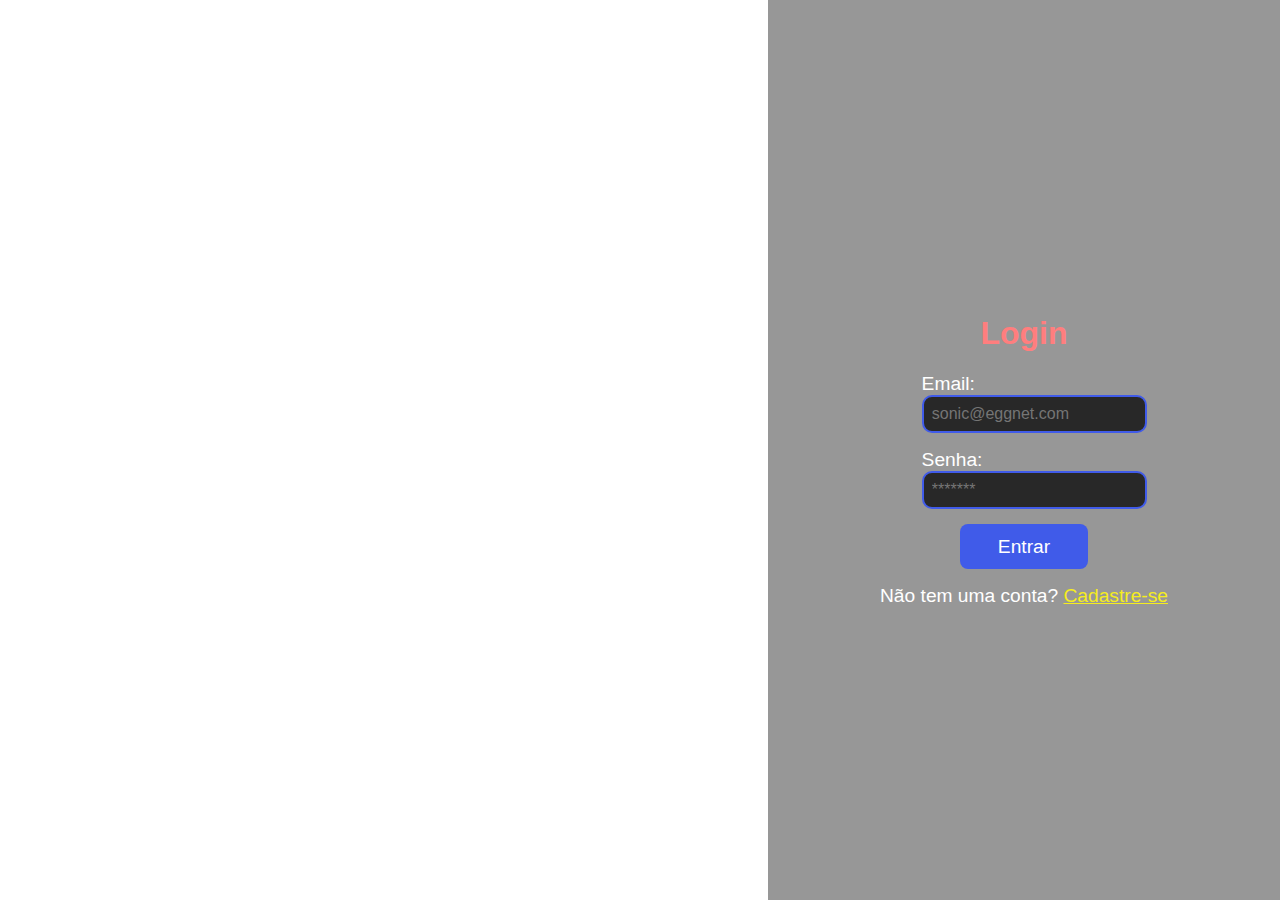
<file: site/public/user/bem_vindo.html>
<!DOCTYPE html>
<html lang="en">
    <head>
        <meta charset="UTF-8">
    <meta http-equiv="X-UA-Compatible" content="IE=edge">
    <meta name="viewport" content="width=device-width, initial-scale=1.0">
    <title>Bem Vindo! | Sonic Matters</title>
    <link rel="stylesheet" href="../css/style.css">
    <script src="../js/funcoes.js"></script>
</head>
<body onload="validarSessao()">
    <div class="header darker">
        <div class="container">
            <a href="../index.html">
                <img src="../assets/img/sonic_matters_logo_white_text_eyes.png" alt="Logo" class="navbar-logo">
            </a>
            <div class="navbar">
                <a href="bem_vindo.html" id="navbar-current">Bem</a>
                <a href="quem_e_sonic.html">Quem é Sonic?</a>
                <a href="minha_historia.html">Minha História</a>
                <a href="#">Cronologia</a>
            </div>
            <div class="navbar-auth">
                <a href="login.html" class="navbar-login">LOGIN</a>
                <a href="cadastro.html" class="navbar-register">CADASTRO</a>
            </div>
        </div>
    </div>
    
    <img src="../assets/img/bem_vindo_bg.png" class="welcome-bg"></img>
    <!-- <img src="" alt="Bem vindo" class="welcome-bg"> -->
    
    <!-- <div class="hello">
        <h3>Olá, <span id="b_usuario">usuário</span>!</h3>
    </div>
    <div class="btn-logout" onclick="limparSessao()">
        <h3>Sair</h3>
    </div> -->
</body>
</html>
<script>
    b_usuario.innerHTML = sessionStorage.NOME_USUARIO;
</script>
</file>
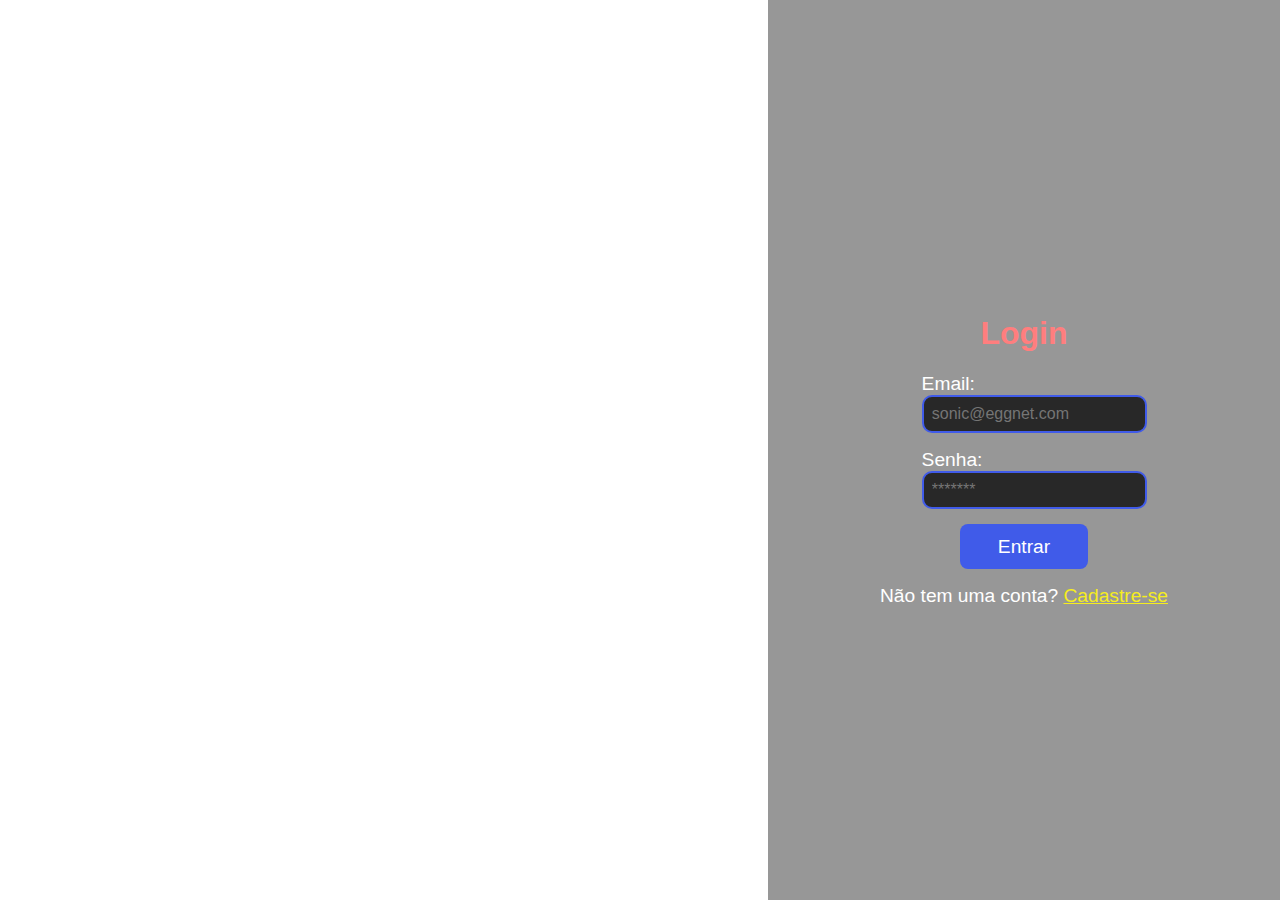
<file: site/public/user/chaos_quiz.html>
<!DOCTYPE html>
<html lang="en">
<head>
    <meta charset="UTF-8">
    <meta http-equiv="X-UA-Compatible" content="IE=edge">
    <meta name="viewport" content="width=device-width, initial-scale=1.0">
    <title>Bem Vindo! | Sonic Matters</title>
    <script src="../js/funcoes.js"></script>
    <link rel="stylesheet" href="../css/style.css">
    <link rel="shortcut icon" href="../assets/img/sonic_icon.png" type="image/x-icon">
</head>
<body onload="validarSessao()">
    <div class="header darker">
        <div class="container">
            <a href="../index.html">
                <img src="../assets/img/sonic_matters_logo_white_text_eyes.png" alt="Logo" class="navbar-logo">
            </a>
            <div class="navbar">
                <a href="portal.html">Portal</a>
                <a href="sonic_awards.html">SONIC AWARDS</a>
                <a href="chaos_quiz.html" id="navbar-current">CHAOS QUIZ</a>
            </div>
            <div class="navbar-profile">
                <span id="b_usuario">usuário</span>
                <div class="dropdown-content">
                    <a href="../login.html" onclick="limparSessao()">Sair</a>
                </div>
            </div>
        </div>
    </div>
    <div class="quiz">
        <div class="container">
            <div class="quiz-content" id="div_quiz">
                <h1 class="the">CHAOS QUIZ</h1>
                <h2>Descubra com qual personagem de Sonic você mais se parece!</h2>
                <div class="button-start-quiz" onclick="iniciar_quiz()">Iniciar Quiz</div>
            </div>
        </div>
    </div>
    <div class="footer">
        <div class="container">
            <div class="footer-logo">
                <img src="../assets/img/sonic_matters_logo_white_text_eyes.png" alt="Sonic Matters">
            </div>
            <div class="footer-copyright">
                <span>Luíz Fernando Lemes Suliman © 2023</span>
                <br>
                <span>Todos os direitos reservados</span>
            </div>
            <div class="footer-social">
                <a href="https://github.com/LuizSuliman">
                    <img src="../assets/svg/footer_github_icon.svg" alt="GitHub">
                </a>
                <a href="https://www.linkedin.com/in/lu%C3%ADz-fernando-lemes-suliman-0a542b235/">
                    <img src="../assets/svg/footer_linkedin_icon.svg" alt="Linkedin">
                </a>
                <a href="mailto:luiz.suliman@sptech.school">
                    <img src="../assets/svg/footer_email_icon.svg" alt="E-mail">
                </a>
            </div>
        </div>
    </div>
</body>
</html>
<script>
    b_usuario.innerHTML = sessionStorage.NOME_USUARIO;

    var listaPerguntas = [
        {
            titulo: 'Acima de tudo, o que seus amigos são para você?',
            opcao1: 'Pessoas com quem compartilhei minhas aventuras.',
            opcao2: 'Pessoas que me ajudaram a melhorar a cada dia.',
            opcao3: 'Pessoas em que confio plenamente.',
            opcao4: 'Pessoas bondosas e sinceras, comigo e com os outros.'
        },
        {
            titulo: 'O que você mais valoriza em um jogo?',
            opcao1: 'Sua jogabilidade e diversão que sinto jogando.',
            opcao2: 'A profundidade das mecânicas e a curva de aprendizado.',
            opcao3: 'A ambição dos desenvolvedores, acima do produto final.',
            opcao4: 'Sua visão artística, nos gráficos e na história.'
        },
        {
            titulo: 'Qual das seguintes formas de entretenimento mais te atrai?',
            opcao1: 'Jogos.',
            opcao2: 'Livros.',
            opcao3: 'Música.',
            opcao4: 'Filmes/Pintura.'
        },
        {
            titulo: 'Qual dos seguintes atributos você mais valoriza em alguém?',
            opcao1: 'Resiliência, e a capacidade de seguir em frente.',
            opcao2: 'Sabedoria, e a capacidade de agregar conhecimento para os outros.',
            opcao3: 'Sinceridade, e a capacidade de agir de forma moral.',
            opcao4: 'Compaixão, e a capacidade de se conectar com as pessoas.'
        }
    ];
    
    contagemPerguntas = 0;

    // Atributos para o quiz:
    var confianca = 0;
    var inteligencia = 0;
    var lealdade = 0;
    var empatia = 0;

    function iniciar_quiz() {
        div_quiz.innerHTML = `
            <h2 id="h2_titulo">Como você reage à um novo desafio?</h2>
            <div class="quiz-choice" onclick="avançar_quiz('Confiança')">
                1) 
                <span id="opcao1">
                    Não penso duas vezes: se é importante pra mim, encaro de frente.
                </span>
            </div>
            <div class="quiz-choice" onclick="avançar_quiz('Inteligencia')">
                2) 
                <span id="opcao2">
                    Me planejo cuidadosamente antes de enfrentá-lo.
                </span>
            </div>
            <div class="quiz-choice" onclick="avançar_quiz('Lealdade')">
                3) 
                <span id="opcao3">
                    Fico ansioso, mas enfrento o desafio depois de um tempo.
                </span>
            </div>
            <div class="quiz-choice" onclick="avançar_quiz('Empatia')">
                4)
                <span id="opcao4">
                    Se alguém importante pra mim me apoiar, encaro o desafio.
                </span>
            </div>
        `;
    };

    function avançar_quiz(atributo) {
        if (atributo == 'Confiança') {
            confianca ++;
        } else if (atributo == 'Inteligencia') {
            inteligencia ++;
        } else if (atributo == 'Lealdade') {
            lealdade ++;
        } else if (atributo == 'Empatia') {
            empatia ++;
        };
        
        if (contagemPerguntas >= 4) {
            finalizarQuiz();
        } else {
            h2_titulo.innerHTML = listaPerguntas[contagemPerguntas].titulo;
            opcao1.innerHTML = listaPerguntas[contagemPerguntas].opcao1;
            opcao2.innerHTML = listaPerguntas[contagemPerguntas].opcao2;
            opcao3.innerHTML = listaPerguntas[contagemPerguntas].opcao3;
            opcao4.innerHTML = listaPerguntas[contagemPerguntas].opcao4;
        };
        contagemPerguntas ++;
    };

    function finalizarQuiz() {
        var personagem = "";
        var atributo = "";
        var imagemPersonagem = "";

        if (confianca > inteligencia && confianca > lealdade && confianca > empatia) {
            personagem = "Sonic";
            atributo = "Confiança"
            imagemPersonagem = "sonic_char";
        } else if (inteligencia > confianca && inteligencia > lealdade && inteligencia > empatia) {
            personagem = "Tails";
            atributo = "Inteligência"
            imagemPersonagem = "tails_char";
        } else if (lealdade > confianca && lealdade > inteligencia && lealdade > empatia) {
            personagem = "Knuckles";
            atributo = "Lealdade"
            imagemPersonagem = "knuckles_char";
        } else if (empatia > confianca && empatia > inteligencia && empatia > lealdade) {
            personagem = "Amy Rose";
            atributo = "Empatia"
            imagemPersonagem = "amy_char";
        } else {
            // Personagem coringa, em caso de empate de atributos
            personagem = "Blaze";
            atributo = "Equilíbrio";
            imagemPersonagem = "blaze_char";
        };

        div_quiz.innerHTML = `
            <h1>Parabéns! Você se parece com...</h2>
                <div class="div-resultado">
                    <div class="div-personagem">
                        <img class="char-quiz" src="../assets/img/${imagemPersonagem}.png">
                        <h1 class="the char">${personagem}</h1>
                    </div>
                <div class="div-atributo">
                    <h2> Pois você valoriza</h3>
                    <h1 class="the">${atributo}</h1>
                </div>
            </div>
        `;
    };
</script>
</file>
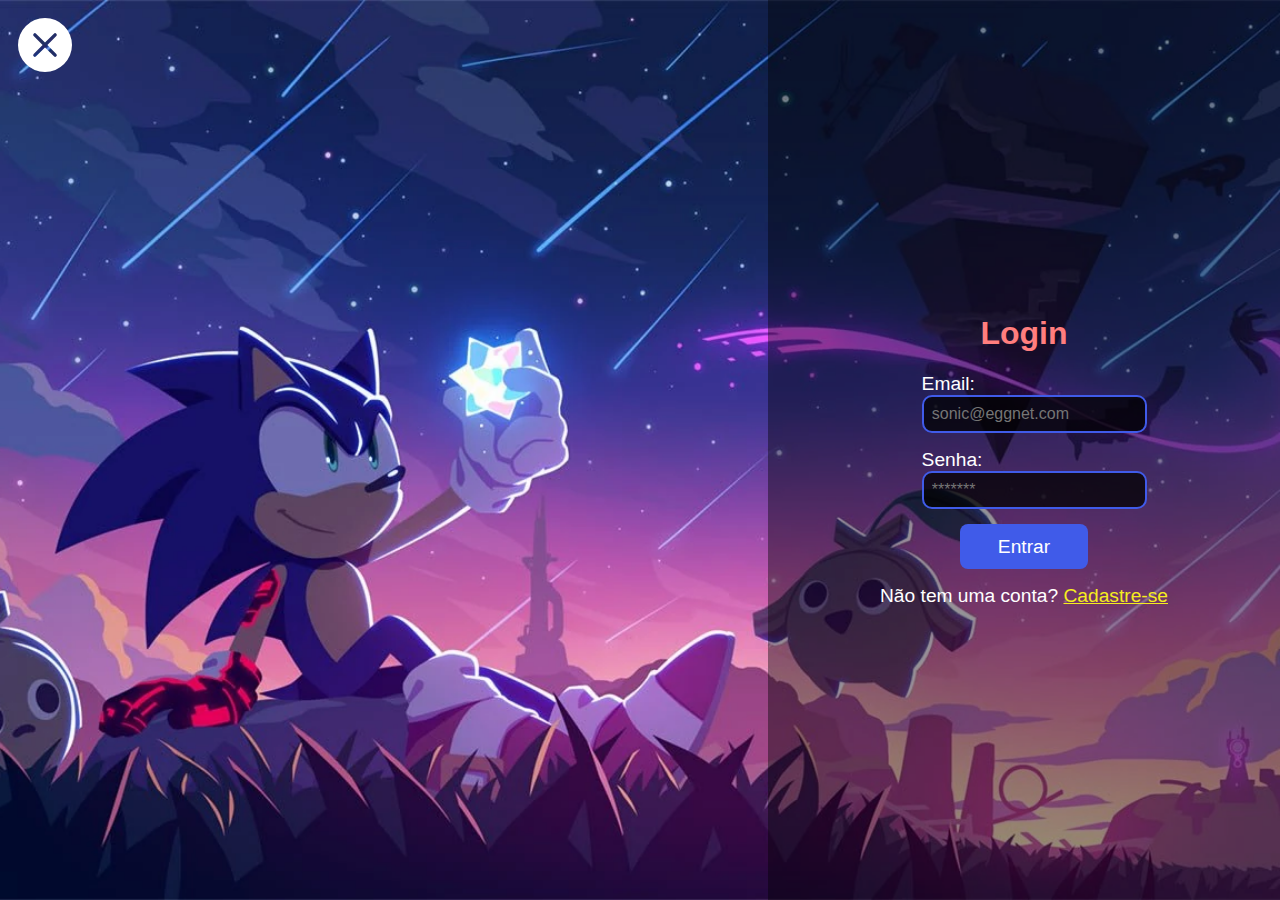
<file: site/public/user/portal.html>
<!DOCTYPE html>
<html lang="en">
<head>
    <meta charset="UTF-8">
    <meta http-equiv="X-UA-Compatible" content="IE=edge">
    <meta name="viewport" content="width=device-width, initial-scale=1.0">
    <title>Bem Vindo! | Sonic Matters</title>
    <script src="../js/funcoes.js"></script>
    <link rel="stylesheet" href="../css/style.css">
    <link rel="shortcut icon" href="../assets/img/sonic_icon.png" type="image/x-icon">
</head>
<body onload="validarSessao()">
    <div class="header darker">
        <div class="container">
            <a href="../index.html">
                <img src="../assets/img/sonic_matters_logo_white_text_eyes.png" alt="Logo" class="navbar-logo">
            </a>
            <div class="navbar">
                <a href="portal.html" id="navbar-current">Portal</a>
                <a href="sonic_awards.html">SONIC AWARDS</a>
                <a href="chaos_quiz.html">CHAOS QUIZ</a>
            </div>
            <div class="navbar-profile">
                <span id="b_usuario">usuário</span>
                <div class="dropdown-content">
                    <a href="../login.html" onclick="limparSessao()">Sair</a>
                </div>
            </div>
        </div>
    </div>
    <div class="portal">
        <div class="container">
            <div class="portal-hero-content">
                <h1>Bem vindo ao <span class="the">PORTAL</span>!</h1>
                <h2>Por aqui, você pode acessar as atividades do projeto Sonic Matters</h2>
                <h2>Divirta-se!</h2>
                <div class="activities">    
                    <a href="sonic_awards.html">
                        <div class="card-awards portal-awards">SONIC AWARDS</div>
                    </a>
                    <a href="chaos_quiz.html">
                        <div class="card-awards portal-quiz">CHAOS QUIZ</div>
                    </a>
                    </div>
                </div>

            </div>
        </div>
    </div>
    <div class="footer">
        <div class="container">
            <div class="footer-logo">
                <img src="../assets/img/sonic_matters_logo_white_text_eyes.png" alt="Sonic Matters">
            </div>
            <div class="footer-copyright">
                <span>Luíz Fernando Lemes Suliman © 2023</span>
                <br>
                <span>Todos os direitos reservados</span>
            </div>
            <div class="footer-social">
                <a href="https://github.com/LuizSuliman">
                    <img src="../assets/svg/footer_github_icon.svg" alt="GitHub">
                </a>
                <a href="https://www.linkedin.com/in/lu%C3%ADz-fernando-lemes-suliman-0a542b235/">
                    <img src="../assets/svg/footer_linkedin_icon.svg" alt="Linkedin">
                </a>
                <a href="mailto:luiz.suliman@sptech.school">
                    <img src="../assets/svg/footer_email_icon.svg" alt="E-mail">
                </a>
            </div>
        </div>
    </div>
</body>
</html>
<script>
    b_usuario.innerHTML = sessionStorage.NOME_USUARIO;
</script>
</file>
<file: site/css/style.css>
/* CONFIGURAÇÃO INICIAL */

html {
    height: 100%;
    width: 100%;
}

body {
    height: 100%;
    width: 100%;
    margin: 0;
    padding: 0;
    font-family: 'Gill Sans', 'Gill Sans MT', Calibri, 'Trebuchet MS', sans-serif;
}

/* ELEMENTOS PADRÃO */

.container {
    height: 100%;
    width: 85%;
    margin: 0 auto;
    display: flex;
}

/* HEADER */

.header {
    font-weight: 900;
    height: 8%;
    width: 100%;
}

.header .container {
    justify-content: space-between;
}

.navbar-logo {
    height: 80%;
    margin: 2.5% 0;
}

.navbar {
    width: 45%;
    margin: auto 0;
    display: flex;
    justify-content: space-between;
}

.navbar a {
    text-decoration: none;
    margin: 0 1%;
    color: #405BE9;
    transition: 500ms;
}

.navbar a:hover {
    color: #FF7E7E;
    transition: 500ms;
}

#navbar-current {
    text-decoration: underline;
}

.navbar-auth {
    height: 65%;
    width: 23%;
    margin: auto 0;
    display: flex;
    justify-content: space-between;
}

.navbar-auth a {
    text-decoration: none;
    width: 30%;
    padding: 0 8.5%;
    display: flex;
    align-items: center;
    justify-content: center;
    border-radius: 8px;
}

.navbar-login {
    background-color: #FFFFFF;
    color: #405BE9;
    border: 2px solid #405BE9;
    transition: 500ms;
}

.navbar-login:hover {
    background-color: #405BE9;
    color: #FFFFFF;
    transition: 500ms;
}

.navbar-register {
    background-color: #FF7E7E;
    color: #FFFFFF;
    border: 2px solid #FF7E7E;
    transition: 500ms;
}

.navbar-register:hover {
    background-color: #FFFFFF;
    color: #FF7E7E;
    transition: 500ms;
}
</file>
<file: api/web-data-viz/site/public/css/estilo.css>
body {
  margin: 0;
  padding: 0;
  font-family: 'Barlow', 'Segoe UI', 'Segoe UI', Tahoma, Geneva, Verdana, sans-serif;
  background-color: black;
}

:root {
  --tamanho-header: 80px;
  --tamanho-banner: calc(100vh - var(--tamanho-header) - var(--tamanho-footer) - 2px);
  --tamanho-simulador: calc(100vh - var(--tamanho-header) - var(--tamanho-footer) - 2px);
  --tamanho-login: calc(100vh - var(--tamanho-header) - var(--tamanho-footer) - 2px);
  --tamanho-footer: 65px;
}

.container {
  display: flex;
  width: 80%;
  margin: auto;
}

.header {
  height: var(--tamanho-header);
  border-bottom: 2px solid #32b9cd;
}

.header .container {
  justify-content: space-between;
  align-items: center;
  height: 100%;
}

.header a {
  text-decoration: none;
  color: #e3b062;
}

.agora {
  font-weight: 800;
}

.navbar {
  width: 300px;
  display: flex;
  align-items: center;
  justify-content: space-between;
  list-style: none;
  color: #e3b062;
}

.titulo {
  color: #32b9cd;
  width: fit-content;
  font-weight: 500;
}

.header h1 {
  margin: 0;
}

.banner {
  height: var(--tamanho-banner);
  background-image: url('../assets/imgs/bg-jelly-fish-para-home.png');
  background-size: cover;
}

.banner .container {
  justify-content: center;
  align-items: center;
  height: 100%;
}

.banner .container p {
  font-size: 36px;
  color: white;
  width: 280px;
}

.banner .container span {
  font-weight: 800;
}

.social {
  background-color: #e5e5e5;
  display: flex;
}

.social .container {
  justify-content: center;
}

.box img {
  width: 170px;
}

.social .container .boxes {
  display: flex;
  justify-content: space-between;
  width: 100%;
}

.box {
  width: 280px;
  height: 450px;
  display: flex;
  flex-direction: column;
  justify-content: center;
  align-items: center;
}

.box p {
  text-align: center;
}

.login {
  height: var(--tamanho-login);
  background-image: url('../assets/imgs/bg-jelly-fish-para-home.png');
  background-size: cover;
}

.login .container {
  justify-content: center;
  align-items: center;
  height: 100%;
}

.card {
  width: 30%;
  background-color: #e5e5e5;
  border-radius: 10px;
  display: flex;
  align-items: center;
  justify-content: space-evenly;
  flex-direction: column;
  color: palevioletred;
  row-gap: 20px;
}

.card-cadastro {
  height: 80%;
}

.card-login {
  height: 60%;
}

.card h2 {
  margin: 0;
  font-size: 30px;
}

.formulario {
  display: flex;
  height: 90%;
  width: 80%;
  justify-content: space-around;
  flex-direction: column;
}

.formulario span {
  font-size: 15px;
  font-weight: 800;
}

.formulario input {
  border: 2px solid #32b9cd;
  height: 30px;
  text-align: center;
  border-radius: 10px;
}

.campo {
  display: flex;
  flex-direction: column;
  justify-content: start;
}

.botao {
  cursor: pointer;
  font-family: "Barlow", sans-serif;
  border: 0;
  border-radius: 5px;
  font-weight: 600;
  font-size: 18px;
  color: #fff;
  background-color: #e6005a;
  width: 120px;
  height: 30px;
  align-self: center;
}

.loading-div {
  width: 50px;
  display: none;
}

.loading-div img {
  height: 50px;
  width: 50px;
}

#div_erros_login {
  display: none
}

.alerta_erro{
  display: flex;
  justify-content: flex-end;
}

.card_erro {
  display: none;
  background-color: #fff;
  color: black;
  width: 230px;
  position: fixed;
  border-radius: 4px;
  border: #e6005a 3px solid;
  padding: 10px;
  margin-right: 10%;
}

.card_erro #mensagem_erro{
  font-weight: 500;
  font-size: 20px;
}

.footer {
  height: var(--tamanho-footer);
  width: 100%;
  background-color: #32b9cd;
  color: #fff;
}

.footer h4 {
  margin: 0;
}

.footer .container {
  align-items: center;
  justify-content: center;
  flex-direction: column;
  height: 100%;
}

.footer .container .version {
  font-size: 12px;
  font-weight: 800;
}

.simulador {
  color: white;
}

.simulador .container {
  flex-direction: column;
  overflow: scroll; 
  height: var(--tamanho-simulador);
}
</file>
<file: css/style.css>
/* CONFIGURAÇÃO INICIAL */

html {
    height: 100%;
    width: 100%;
}

body {
    height: 100%;
    width: 100%;
    margin: 0;
    padding: 0;
    font-family: 'Gill Sans', 'Gill Sans MT', Calibri, 'Trebuchet MS', sans-serif;
}

/* ELEMENTOS PADRÃO */

.container {
    height: 100%;
    width: 85%;
    margin: 0 auto;
    display: flex;
}


/* HEADER */

.header {
    position: fixed;
    font-weight: 900;
    height: 8%;
    width: 100%;
}

.darker {
    background-image: linear-gradient(#000000, transparent);
}

.header .container {
    justify-content: space-between;
}

.navbar-logo {
    height: 80%;
    margin: 2.5% 0;
}

.navbar {
    width: 45%;
    margin: auto 0;
    display: flex;
    justify-content: space-between;
}

.navbar a {
    text-decoration: none;
    margin: 0 1%;
    color: #FFFFFF;
    transition: 500ms;
}

.navbar a:hover {
    color: #FF7E7E;
    transition: 500ms;
}

#navbar-current {
    text-decoration: underline;
}

.navbar-auth {
    height: 65%;
    width: 23%;
    margin: auto 0;
    display: flex;
    justify-content: space-between;
}

.navbar-auth a {
    text-decoration: none;
    width: 30%;
    padding: 0 8.5%;
    display: flex;
    align-items: center;
    justify-content: center;
    border-radius: 8px;
}

.navbar-login {
    background-color: transparent;
    color: #FFFFFF;
    border: 2px solid #405BE9;
    transition: 500ms;
}

.navbar-login:hover {
    background-color: #405BE9;
    color: #FFFFFF;
    transition: 500ms;
}

.navbar-register {
    background-color: #FF7E7E;
    color: #FFFFFF;
    border: 2px solid #FF7E7E;
    transition: 500ms;
}

.navbar-register:hover {
    background-color: transparent;
    color: #FF7E7E;
    transition: 500ms;
}

/* FOOTER */

.footer {
    height: 20%;
    width: 100%;
    bottom: 0;
    background-color: #000000;
}

.footer .container {
    justify-content: space-between;
    align-items: center;
}

.footer-logo {
    height: 80%;
    width: 33.3%;
    display: flex;
    justify-content: center;
    align-items: center;
    border-right: 2px solid #F5ED1E;
}

.footer-logo img {
    height: 60%;
}

.footer-copyright {
    width: 33.3%;
    color: #FFFFFF;
    display: flex;
    flex-direction: column;
}

.footer-copyright span {
    display: flex;
    justify-content: center;
}

.footer-social {
    height: 80%;
    width: 33.3%;
    display: flex;
    align-items: center;
    justify-content: space-evenly;
    border-left: 2px solid #F5ED1E;
}

.footer-social a {
    height: 40%;
}

.footer-social img {
    height: 100%;
}

/* HOME */

/* Vídeo de Fundo (HERO) */
.home-hero-bg-video {
    position: fixed;
    height: fit-content;
    width: 100%;
    z-index: -1;
}

/* Conteúdo na frente do Vídeo */
.home-hero-content .container {
    height: 100%;
    width: 100%;
    flex-direction: column;
    justify-content: center;
    align-items: center;
    background-color: #00000015;
    /* background-image: radial-gradient(#000000, transparent) */
}

.home-hero-content {
    height: 100%;
    width: 100%;
}

.home-hero-image {
    height: 25%;
    padding: 1%;
    /* background-color: #00000015; */
    /* border: 2px solid #405BE9; */
    border-radius: 20px;
}

.home-hero-subtitle {
    color: #FFFFFF;
    padding: 1%;
    background-color: #00000058;
    border: 2px solid #405BE9;
    border-radius: 10px;
}

.home-hero-subtitle .sonic {
    color: #405BE9;
}

.home-hero-subtitle .the {
    color: #F5ED1E;
}

.home-hero-subtitle .hedgehog {
    color: #FF7E7E;
}

/* QUEM É SONIC */

.banner {
    height: 350px;
    width: 100%;
    z-index: -1;
    background-image: url("../assets/img/quem_e_sonic_banner.png");
    background-position: center;
    background-repeat: no-repeat;
    background-size: cover;
    position: relative;
}

.banner .container {
    height: 100%;
    width: 100%;
    justify-content: center;
    align-items: center;
    background-color: #00000068;
}

.banner_text {
    font-size: 70px;
    font-weight: 900;
    margin-top: 35px;
    color: #FFFFFF;
}

/* MINHA HISTORIA */

/* LOGIN */

/* CADATRO */

.register {
    height: 100%;
    width: 100%;
    display: flex;
    align-items: center;
    justify-content: center;
}

.close-form {
    height: 6%;
    width: 6%;
    margin: 18px 0 0 18px;
}

.form-image {
    height: 100%;
    width: 60%;
    z-index: -1;
    background-image: url("../assets/img/quem_e_sonic_banner.png");
    background-position: center;
    background-repeat: no-repeat;
    background-size: cover;
    position: relative;
}

.form  {
    height: 100%;
    width: 40%;
}
</file>
<file: site/public/css/style.css>
/* CONFIGURAÇÃO INICIAL */

html {
    height: 100%;
    width: 100%;
}

body {
    height: 100%;
    width: 100%;
    margin: 0;
    padding: 0;
    font-family: 'Gill Sans', 'Gill Sans MT', Calibri, 'Trebuchet MS', sans-serif;
}

/* ELEMENTOS PADRÃO */

.container {
    height: 100%;
    width: 85%;
    margin: 0 auto;
    display: flex;
}

::-webkit-scrollbar {
    width: 10px;
}
  
::-webkit-scrollbar-track {
    background: #405BE9;
}
  
::-webkit-scrollbar-thumb {
    background: #FF7E7E;
    border-radius: 5px;
}
  
::-webkit-scrollbar-thumb:hover {
    background: #F5ED1E;
}

/* HEADER */

.header {
    position: fixed;
    font-weight: 900;
    height: 8%;
    width: 100%;
}

.darker {
    background-image: linear-gradient(#000000, transparent);
}

.header .container {
    justify-content: space-between;
}

.navbar-logo {
    height: 80%;
    margin: 2.5% 0;
}

.navbar {
    width: 45%;
    margin: auto 0;
    display: flex;
    justify-content: space-between;
}

.navbar a {
    text-decoration: none;
    margin: 0 1%;
    color: #FFFFFF;
    transition: 500ms;
}

.navbar a:hover {
    color: #FF7E7E;
    transition: 500ms;
}

#navbar-current {
    text-decoration: underline;
}

.navbar-auth {
    height: 65%;
    width: 23%;
    margin: auto 0;
    display: flex;
    justify-content: space-between;
}

.navbar-auth a {
    text-decoration: none;
    width: 30%;
    padding: 0 8.5%;
    display: flex;
    align-items: center;
    justify-content: center;
    border-radius: 8px;
}

.navbar-login {
    background-color: transparent;
    color: #FFFFFF;
    border: 2px solid #405BE9;
    transition: 500ms;
}

.navbar-login:hover {
    background-color: #405BE9;
    color: #FFFFFF;
    transition: 500ms;
}

.navbar-register {
    background-color: #FF7E7E;
    color: #FFFFFF;
    border: 2px solid #FF7E7E;
    transition: 500ms;
}

.navbar-register:hover {
    background-color: transparent;
    color: #FF7E7E;
    transition: 500ms;
}

/* FOOTER */

.footer {
    height: 20%;
    width: 100%;
    bottom: 0;
    background-color: #000000;
}

.top-border {
    border-top: 2px solid #F5ED1E;
}

.footer .container {
    justify-content: space-between;
    align-items: center;
}

.footer-logo {
    height: 80%;
    width: 33.3%;
    display: flex;
    justify-content: center;
    align-items: center;
    border-right: 2px solid #F5ED1E;
}

.footer-logo img {
    height: 60%;
}

.footer-copyright {
    width: 33.3%;
    color: #FFFFFF;
    display: flex;
    flex-direction: column;
}

.footer-copyright span {
    display: flex;
    justify-content: center;
}

.footer-social {
    height: 80%;
    width: 33.3%;
    display: flex;
    align-items: center;
    justify-content: space-evenly;
    border-left: 2px solid #F5ED1E;
}


.footer-social a {
    height: 40%;
}

.footer-social img {
    height: 100%;
}

/* HOME */

/* Vídeo de Fundo (HERO) */
.home-hero-bg-video {
    position: fixed;
    height: fit-content;
    width: 100%;
    z-index: -1;
}

/* Conteúdo na frente do Vídeo */
.home-hero-content .container {
    height: 100%;
    width: 100%;
    flex-direction: column;
    justify-content: center;
    align-items: center;
    background-color: #00000015;
    /* background-image: radial-gradient(#000000, transparent) */
}

.home-hero-content {
    height: 100%;
    width: 100%;
}

.home-hero-image {
    height: 25%;
    padding: 1%;
    /* background-color: #00000015; */
    /* border: 2px solid #405BE9; */
    border-radius: 20px;
}

.home-hero-subtitle {
    color: #FFFFFF;
    padding: 1%;
    background-color: #000000bc;
    border: 2px solid #405BE9;
    border-radius: 10px;
}

.sonic {
    color: #405BE9;
}

.the {
    color: #F5ED1E;
}

.hedgehog {
    color: #FF7E7E;
}

/* QUEM É SONIC */

.banner {
    height: 350px;
    width: 100%;
    z-index: -1;
    background-image: url("../assets/img/quem_e_sonic_banner.jpeg");
    background-position: center;
    background-repeat: no-repeat;
    background-size: cover;
    position: relative;
}

.banner .container {
    height: 100%;
    width: 100%;
    justify-content: center;
    align-items: center;
    background-color: #00000068;
}

.banner_text {
    font-size: 70px;
    font-weight: 900;
    margin-top: 35px;
    color: #FFFFFF;
}

.body {
    background-color: #000000;
    color: #FFFFFF;
    font-size: 1.2em;
}

.body .container {
    display: flex;
    flex-direction: column;
    align-items: center;
}

.body-section {
    width: 80%;
    display: flex;
    justify-content: center;
    align-items: center;
    flex-direction: row;
    border-radius: 10px;
    margin: 4% 0;
}

.blue-border {
    border: 4px solid #405BE9;
    border-top: 0;
    border-bottom: 0;
}

.yellow-border {
    border: 4px solid #F5ED1E;
    border-top: 0;
    border-bottom: 0;
}

.red-border {
    border: 4px solid #FF7E7E;
    border-top: 0;
    border-bottom: 0;
}

.body-section img {
    width: 25%;
    margin: 0 4%;
}

.body-section img .right-img {
    width: 25%;
    margin-right: 5%;
}

.body-section span {
    margin: 0 1% 0 2%;
}

/* MINHA HISTORIA */
.banner2 {
    height: 350px;
    width: 100%;
    z-index: -1;
    background-image: url("../assets/img/minha_historia_banner.jpeg");
    background-position: center;
    background-repeat: no-repeat;
    background-size: cover;
    position: relative;
}

.banner2 .container {
    height: 100%;
    width: 100%;
    justify-content: center;
    align-items: center;
    background-color: #00000068;
}

.text-link {
    color: #F5ED1E;
    
}

/* LOGIN & CADASTRO */

.register {
    height: 100%;
    width: 100%;
    display: flex;
    align-items: center;
    justify-content: center;
    background-image: url("../assets/img/form-bg.png");
    background-position: center;
    background-repeat: no-repeat;
    background-size: cover;
}

.close-form {
    height: 6%;
    margin: 18px 0 0 18px;
}

.form-image {
    height: 100%;
    width: 60%;
    position: relative;
}

.form  {
    height: 100%;
    width: 40%;
    color: #FFFFFF;
    /* background-image: linear-gradient(to right, transparent, #000000); */
    background-color: #00000068;
    display: flex;
    flex-direction: column;
    justify-content: center;
    align-items: center;
}

.form h1 {
    color: #FF7E7E;    
}

.form_input {
    display: flex;
    width: 40%;
    flex-direction: column;
    margin-bottom: 3%;
    font-size: 1em;
}

.form_input span {
    font-size: 1.2em;
}

.form_input input {
    width: 100%;
    padding: 4%;
    background-color: #000000bc;
    color: #FFFFFF;
    font-size: inherit;
    border: 2px solid #405BE9;
    border-radius: 10px;
}

#select_personagem {
    width: 110%;
    background-color: #000000bc;
    border: 2px solid #405BE9;
    font-size: inherit;
    border-radius: 10px;
    color: #FFFFFF;
    padding: 4%;
}

#select_personagem option {
    background-color: #405BE9;
    color: #FFFFFF;
}

.link_auth {
    margin-top: 3%;
    font-size: 1.2em;
    color: #FFFFFF;
}

.link_auth a {
    color: #F5ED1E;
}

.link_auth a:hover {
    color: #FF7E7E  ;
}

.button-submit {
    background-color: #405BE9;
    color: #FFFFFF;
    font-size: 1.2em;
    text-decoration: none;
    width: 8%;
    height: 5%;
    padding: 0 8.5%;
    display: flex;
    align-items: center;
    justify-content: center;
    border-radius: 8px;
    transition: 500ms;
}

.button-submit:hover {
    background-color: #FF7E7E;
    color: #FFFFFF;
    transition: 500ms;
    cursor: pointer;
}

/* Carregando */
.loading-div {
    display: none;
    margin-top: 5%;
    width: 12%;
}

.loading-div img {
    width: 100%;
}

/* Erros */

#div_erros_login {
    display: none
}

.alerta_erro{
    display: flex;
    justify-content: flex-end;
    position: absolute;
}

.card_erro {
    display: none;
    background-color: #FF7E7E;
    color: #FFFFFF;
    width: 230px;
    position: fixed;
    border-radius: 4px;
    border: #405BE9 3px solid;
    padding: 10px;
    margin-right: 10%;
}

.card_erro #mensagem_erro{
    font-weight: 500;
    font-size: 20px;
}

/* CABEÇALHO DO USUARIO LOGADO */

.navbar-profile {
    width: 14%;
    height: 70%;
    margin: auto 0;
    display: flex;
    align-items: center;
    justify-content: center;
    color: #FFFFFF;
    background-color: #405BE9;
    border: 2px solid #FFFFFF;
    border-radius: 10px;
}


#b_usuario {
    color: #F5ED1E
}

.dropdown-content {
    margin-top: 5.3%;
    display: none;
    position: absolute;
    background-color: #000000bc;
    width: 11%;
    box-shadow: 0px 8px 16px 0px rgba(0,0,0,0.2);
    z-index: 1;
}

.dropdown-content a {
    color: #FF7E7E;
    padding: 6% 10%;
    text-decoration: none;
    display: block;
}

/* Exibe o botão de sair quando o mouse passa por cima */
.navbar-profile:hover .dropdown-content {
    display: block;
}

/* Muda a cor do link quando o mouse passa por cima */
.dropdown-content a:hover {
    background-color: #FF7E7E;
    color: #FFFFFF;
}

/* PORTAL */

.portal {
    height: 100%;
    width: 100%;
    background-image: url(../assets/img/bem_vindo_bg.png);
    background-position: center;
    background-repeat: no-repeat;
    background-size: cover;
    /* box-shadow: inset 0 0 0 1000px #7f2ba068; */
}


.portal .container {
    align-items: center;
    justify-content: center;
    flex-direction: column;
    color: #FFFFFF;
}

.activities {
    width: 100%;
    display: flex;
    align-items: center;
    justify-content: space-evenly;
}

.activities div {
    width: 100%;
    display: flex;
    align-items: center;
    justify-content: center;
    padding: 15% 0;
    background-color: #405BE9;
    border: 3px solid #FFFFFF;
    border-radius: 10px;
    color: #FFFFFF;
    font-size: 1.8em;
    font-weight: 900;
    transition: 500ms;
}

.activities a {
    width: 40%;
    text-decoration: none;
}

.portal-awards:hover {
    border-color: #F5ED1E;
    color: #F5ED1E;
    background-color: #405BE9;
    transition: 500ms;
}

.portal-quiz  {
    background-color: #8440e9 !important;
}

.portal-quiz:hover  {
    border-color: #F5ED1E;
    color: #F5ED1E;
    background-color: #8440e9 !important;
    transition: 500ms;
}

.portal-hero-content {
    display: flex;
    align-items: center;
    justify-content: center;
    flex-direction: column;
    color: #FFFFFF;
    padding: 5%;
    background-color: #000000a8;
    border: 2px solid #F5ED1E;
    border-radius: 20px;    
}

/* SONIC AWARDS */

.votes {
    height: 100%;
    width: 100%;
    background-image: url("../assets/img/governanca-blaze.jpeg");
    background-position: center;
    background-repeat: no-repeat;
    background-size: cover;
    color: #FFFFFF;
}

.votes .container {
    align-items: center;
    justify-content: center;
    flex-direction: column;
}

.votes-content {
    display: flex;
    align-items: center;
    justify-content: center;
    flex-direction: column;
    padding: 1% 10%;
    background-color: #000000a8;
    border: 2px solid #F5ED1E;
    border-radius: 20px;    
}

.votes-content h2 {
    margin: 0;
    font-size: 1.2em;
}

.vote-now {
    display: flex;
    align-items: center;
    justify-content: center;
}

.vote-now button {
    color: #FFFFFF;
    background-color: #e82323;
    border: 2px solid #FFFFFF;
    border-radius: 10px;
    padding-left: 50%;
    padding-right: 50%;
    transition: 500ms;
}

.vote-now button:hover {
    background-color: transparent;
    border: 2px solid #e82323;
    color: #FFFFFF;
    transition: 500ms;
}

#vote-table-container-10 {
    height: 50vh;
    overflow-y: scroll;
}

#vote-table-container-11 {
    height: 50vh;
    overflow-y: scroll;
}

#vote-table-container-12 {
    height: 50vh;
    overflow-y: scroll;
}

#vote-table-container-13 {
    height: 50vh;
    overflow-y: scroll;
}

.vote-table {
    width: 100%;
    border-collapse: collapse;
}

.vote-table td {
    width: 19.53%;
    border: 0.5px solid #F5ED1E;
    text-align: center;
    cursor: pointer;
}

.vote-table img {
    padding: 0 10%;
    width: 80%;
}

/* Herdados da Web Data Viz */
#graficos {
    height: 50vh;
    width: 50vw;
}

.btns-dash {
    display: flex;
    align-items: center;
    justify-content: center;
    margin-top: 30px;
}
  
.graph {
    width: 50vw;
    height: 50vh;
    margin: auto;
    padding-top: 10px;
}
  
.tituloGraficos {
    color: rgb(216, 216, 216);
    display: flex;
    justify-content: center;
}
  
.btn-chart {
    border: 0;
    font-weight: 600;
    font-size: 18px;
    padding: 10px 15px;
    color: #405BE9;
    background-color: #FFFFFF;
    margin: 5px;
    border-radius: 3px;
}
  
.btn-blue {
    color: #FFFFFF;
    background-color: #405BE9;
}
  
.btn-#FFFFFF {
    color: #405BE9;
    background-color: #FFFFFF;
}
  
.label-captura {
    height: 80px;
}
  
.display-none {
    display: none;
}
  
.display-flex {
    display: flex;
}
  
.display-block {
    display: block;
}
  
/* canvas {
    width: 100% !important;
    height: 100% !important;
} */
</file>
